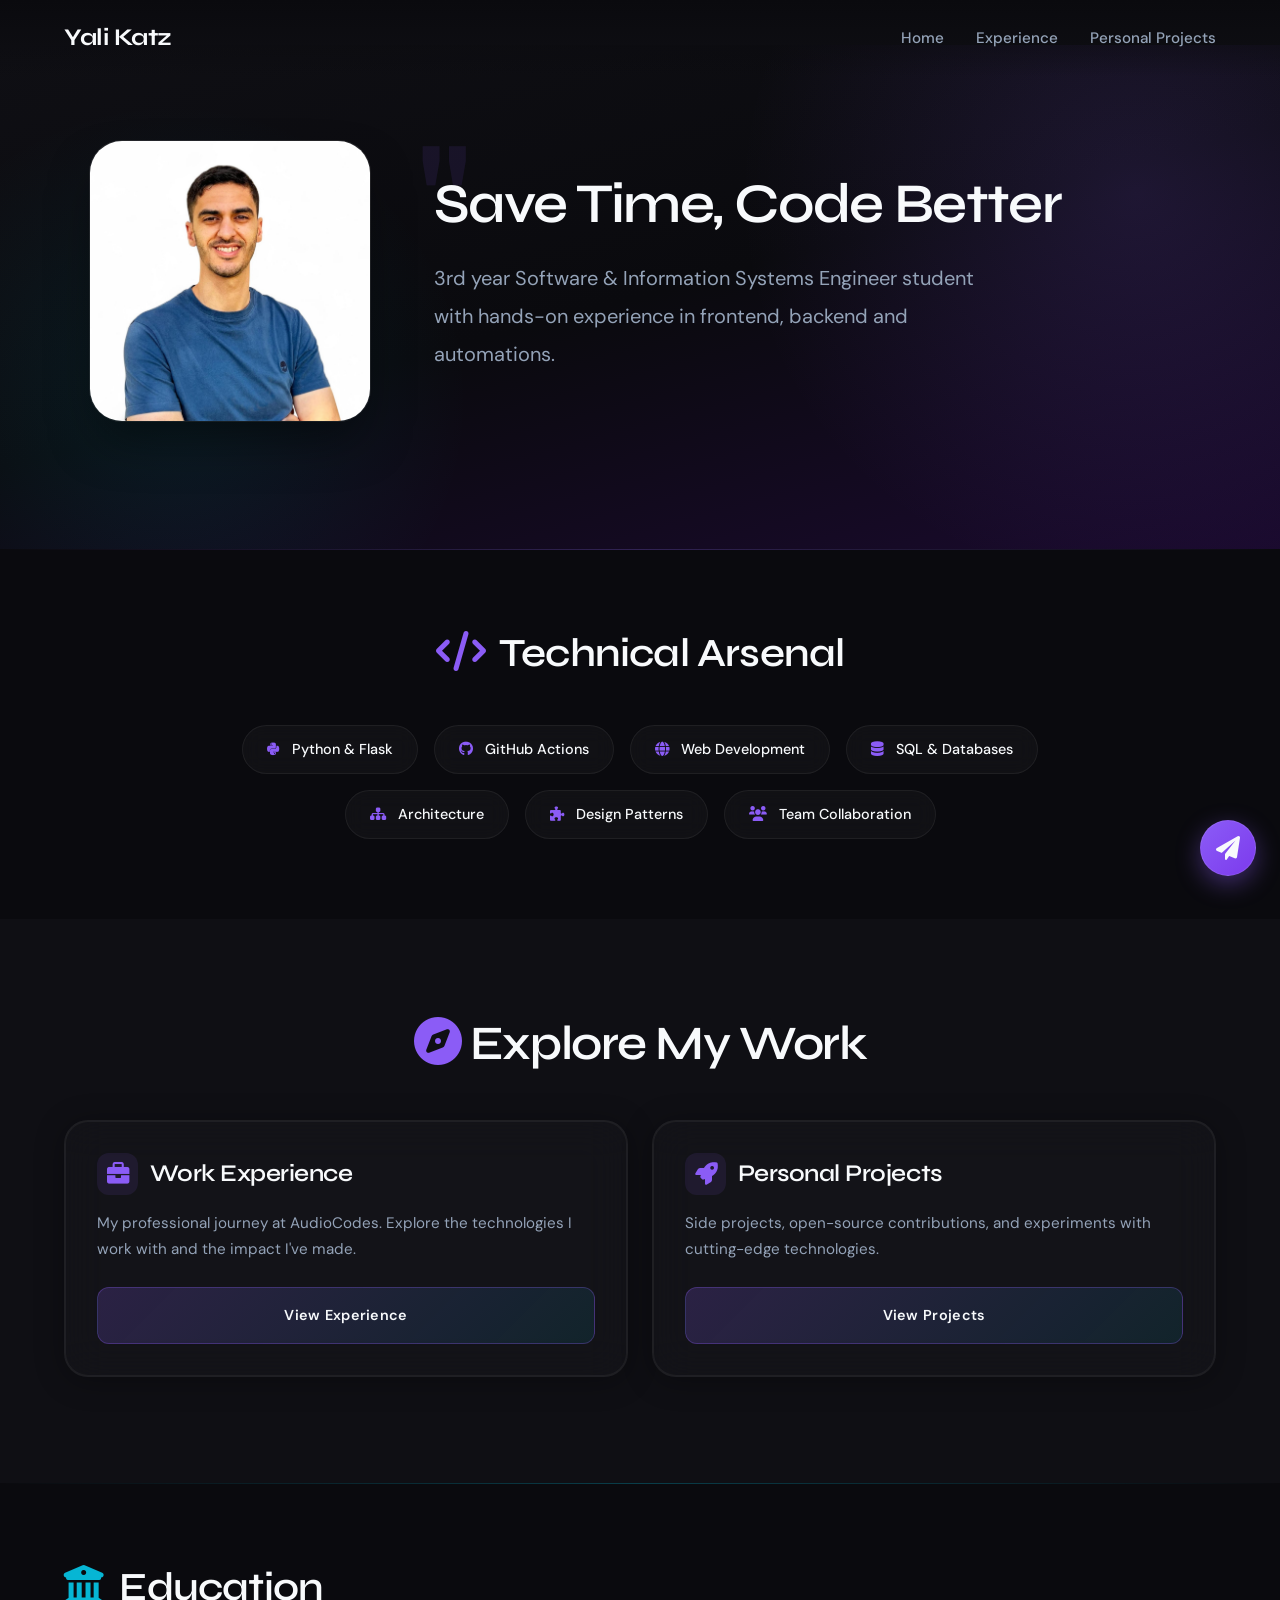
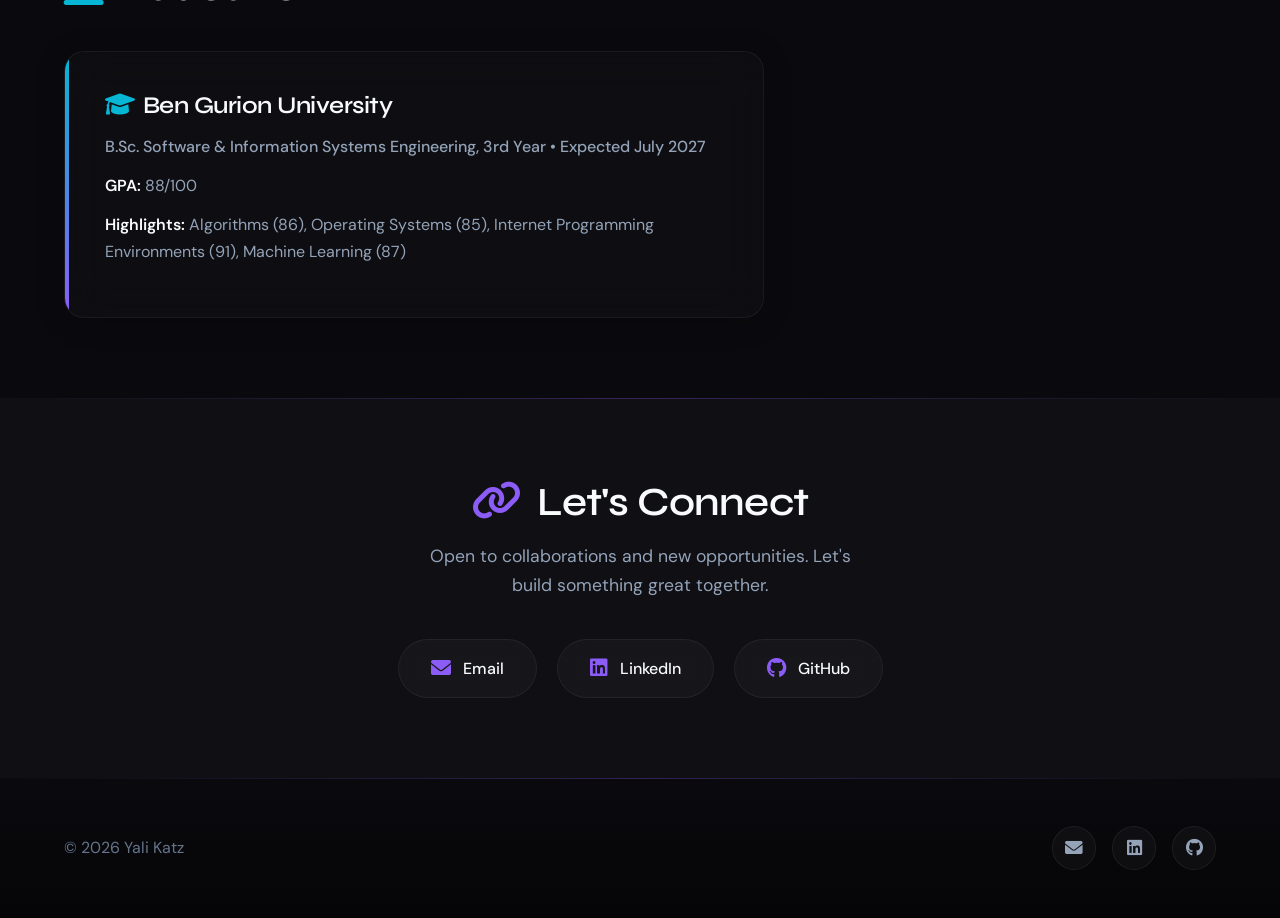
<file: index.html>
<!doctype html>
<html lang="en">
  <head>
    <meta charset="UTF-8" />
    <meta property="og:image:width" content="1200" />
    <meta property="og:image:height" content="630" />
    <meta name="viewport" content="width=device-width, initial-scale=1.0" />
    <meta name="theme-color" content="#0f0f14" />
    <meta
      name="description"
      content="Yali Katz's personal portfolio website showcasing skills, projects, and professional experience in software development."
    />
    <title>Yali Katz | Software & Information Systems Engineer</title>

    <!-- CSS -->
    <link rel="stylesheet" href="assets/css/main.css" />
    <link rel="stylesheet" href="assets/css/responsive.css" />
    <link rel="stylesheet" href="assets/css/home-styles.css" />

    <!-- Icons -->
    <link
      rel="stylesheet"
      href="https://cdnjs.cloudflare.com/ajax/libs/font-awesome/6.0.0-beta3/css/all.min.css"
    />

    <!-- Favicon -->
    <link rel="icon" href="assets/images/favicon.ico" type="image/x-icon" />

    <!-- Google Analytics -->
    <script
      async
      src="https://www.googletagmanager.com/gtag/js?id=G-34DFKV9RWM"
    ></script>
    <script>
      window.dataLayer = window.dataLayer || [];
      function gtag() {
        dataLayer.push(arguments);
      }
      gtag("js", new Date());
      gtag("config", "G-34DFKV9RWM");
    </script>
  </head>

  <body>
    <!-- Header -->
    <header>
      <div class="container header-container">
        <h1 class="site-title">Yali Katz</h1>

        <button
          class="menu-toggle"
          aria-expanded="false"
          aria-controls="main-nav"
        >
          <span class="visually-hidden">Toggle navigation</span>
          <i class="fas fa-bars"></i>
        </button>

        <nav class="nav-main collapsed" id="main-nav">
          <a href="javascript:void(0)" onclick="location.href = './index.html'"
            >Home</a
          >
          <a
            href="javascript:void(0)"
            onclick="location.href = './pages/work-experience/index.html'"
            >Experience</a
          >
          <a
            href="javascript:void(0)"
            onclick="location.href = './pages/projects/index.html'"
            >Personal Projects</a
          >
        </nav>
      </div>
    </header>

    <main>
      <section class="section profile-section">
        <div class="container">
          <div class="profile-content">
            <img
              src="assets/images/my_photo.jpeg"
              alt="Yali Katz"
              class="profile-photo animate-on-scroll"
            />

            <div class="profile-info">
              <h2 class="animate-on-scroll">Save Time, Code Better</h2>
              <p class="animate-on-scroll">
                3rd year Software & Information Systems Engineer student with
                hands-on experience in frontend, backend and automations.
              </p>
            </div>
          </div>
        </div>
      </section>

      <!-- Skills Section -->
      <section class="section skills-section">
        <div class="container">
          <h2 class="text-center animate-on-scroll">
            <i class="fas fa-code"></i> Technical Arsenal
          </h2>

          <ul class="skills-list animate-on-scroll">
            <li class="skill-tag">
              <i class="fab fa-python"></i> Python & Flask
            </li>
            <li class="skill-tag">
              <i class="fab fa-github"></i> GitHub Actions
            </li>
            <li class="skill-tag">
              <i class="fas fa-globe"></i> Web Development
            </li>
            <li class="skill-tag">
              <i class="fas fa-database"></i> SQL & Databases
            </li>
            <li class="skill-tag">
              <i class="fas fa-sitemap"></i> Architecture
            </li>
            <li class="skill-tag">
              <i class="fas fa-puzzle-piece"></i> Design Patterns
            </li>
            <li class="skill-tag">
              <i class="fas fa-users"></i> Team Collaboration
            </li>
          </ul>
        </div>
      </section>

      <!-- Main Navigation Cards -->
      <section class="section cards-section">
        <div class="container">
          <h2><i class="fas fa-compass"></i> Explore My Work</h2>

          <div class="card-container">
            <a
              href="javascript:void(0)"
              onclick="location.href = './pages/work-experience/index.html'"
              class="card animate-on-scroll"
            >
              <h3 class="card-title">
                <i class="fas fa-briefcase"></i> Work Experience
              </h3>
              <p class="card-content">
                My professional journey at AudioCodes. Explore the technologies
                I work with and the impact I've made.
              </p>
              <div class="card-action">
                <span class="btn"><span>View Experience</span></span>
              </div>
            </a>

            <a
              href="javascript:void(0)"
              onclick="location.href = './pages/projects/index.html'"
              class="card animate-on-scroll"
            >
              <h3 class="card-title">
                <i class="fas fa-rocket"></i> Personal Projects
              </h3>
              <p class="card-content">
                Side projects, open-source contributions, and experiments with
                cutting-edge technologies.
              </p>
              <div class="card-action">
                <span class="btn"><span>View Projects</span></span>
              </div>
            </a>
          </div>
        </div>
      </section>

      <!-- Education Section -->
      <section class="section education-section">
        <div class="container">
          <h2 class="animate-on-scroll">
            <i class="fas fa-university"></i> Education
          </h2>

          <div class="education-item animate-on-scroll">
            <h3><i class="fas fa-graduation-cap"></i>Ben Gurion University</h3>
            <p class="education-meta">
              B.Sc. Software & Information Systems Engineering, 3rd Year •
              Expected July 2027
            </p>
            <p><strong>GPA:</strong> 88/100</p>
            <p>
              <strong>Highlights:</strong> Algorithms (86), Operating Systems
              (85), Internet Programming Environments (91), Machine Learning
              (87)
            </p>
          </div>
        </div>
      </section>

      <!-- Social Section -->
      <section class="section social-section">
        <div class="container">
          <h2 class="animate-on-scroll">
            <i class="fas fa-link"></i> Let's Connect
          </h2>
          <p class="animate-on-scroll">
            Open to collaborations and new opportunities. Let's build something
            great together.
          </p>

          <ul class="social-links animate-on-scroll">
            <li>
              <a
                href="mailto:yali4343@gmail.com"
                target="_blank"
                rel="noopener noreferrer"
              >
                <i class="fas fa-envelope"></i> Email
              </a>
            </li>
            <li>
              <a
                href="https://www.linkedin.com/in/yali-katz"
                target="_blank"
                rel="noopener"
              >
                <i class="fab fa-linkedin"></i> LinkedIn
              </a>
            </li>
            <li>
              <a
                href="https://github.com/yali4343"
                target="_blank"
                rel="noopener"
              >
                <i class="fab fa-github"></i> GitHub
              </a>
            </li>
          </ul>
        </div>
      </section>
    </main>

    <!-- Footer -->
    <footer>
      <div class="container">
        <div class="footer-content">
          <div class="footer-info">
            <p>&copy; <span id="current-year">2026</span> Yali Katz</p>
          </div>

          <div class="footer-links">
            <ul class="social-links-footer">
              <li>
                <a
                  href="mailto:yali4343@gmail.com"
                  target="_blank"
                  rel="noopener noreferrer"
                  aria-label="Email"
                >
                  <i class="fas fa-envelope"></i>
                </a>
              </li>
              <li>
                <a
                  href="https://www.linkedin.com/in/yali-katz"
                  target="_blank"
                  aria-label="LinkedIn"
                >
                  <i class="fab fa-linkedin"></i>
                </a>
              </li>
              <li>
                <a
                  href="https://github.com/yali4343"
                  target="_blank"
                  aria-label="GitHub"
                >
                  <i class="fab fa-github"></i>
                </a>
              </li>
            </ul>
          </div>
        </div>
      </div>
    </footer>

    <!-- Contact Floating Action Button -->
    <div class="contact-fab">
      <a
        href="mailto:yali4343@gmail.com"
        target="_blank"
        rel="noopener noreferrer"
        title="Contact Me"
      >
        <i class="fas fa-paper-plane"></i>
      </a>
    </div>

    <!-- JavaScript -->
    <script src="assets/js/main.js"></script>
  </body>
</html>
</file>
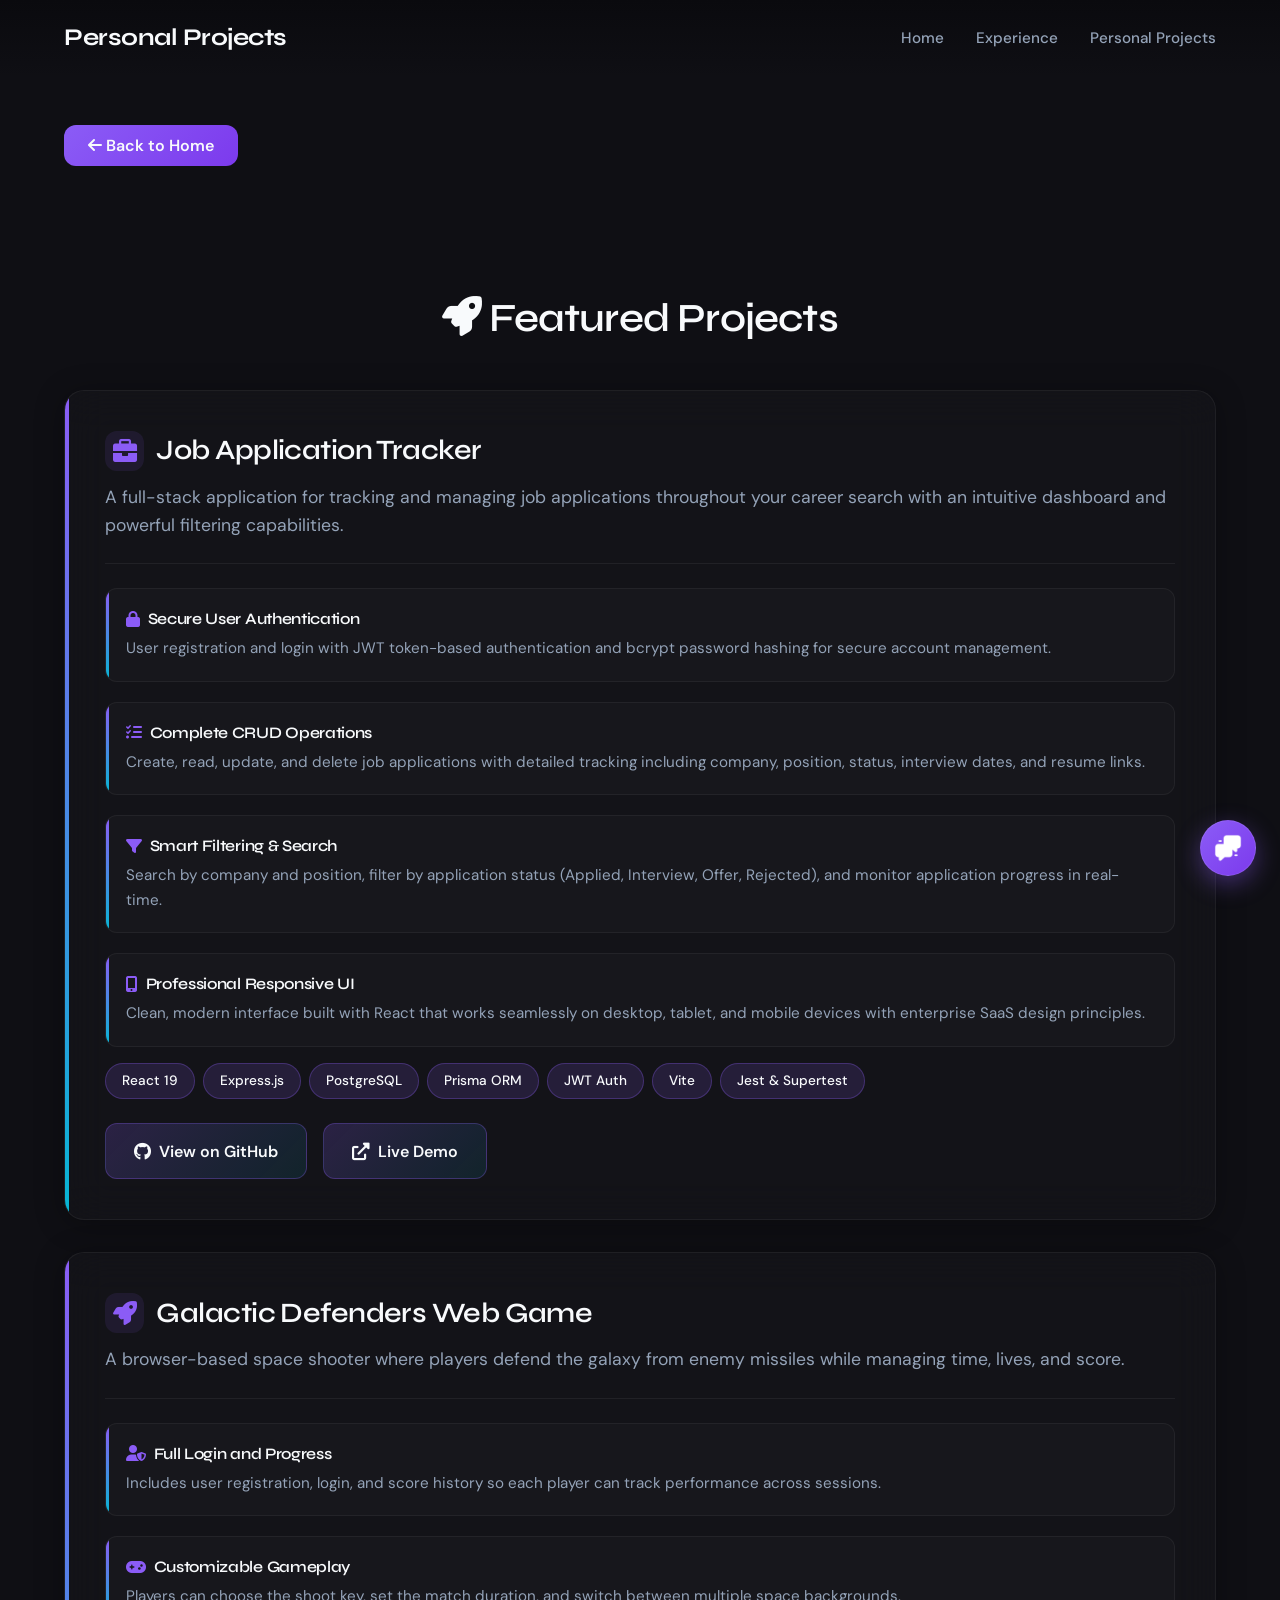
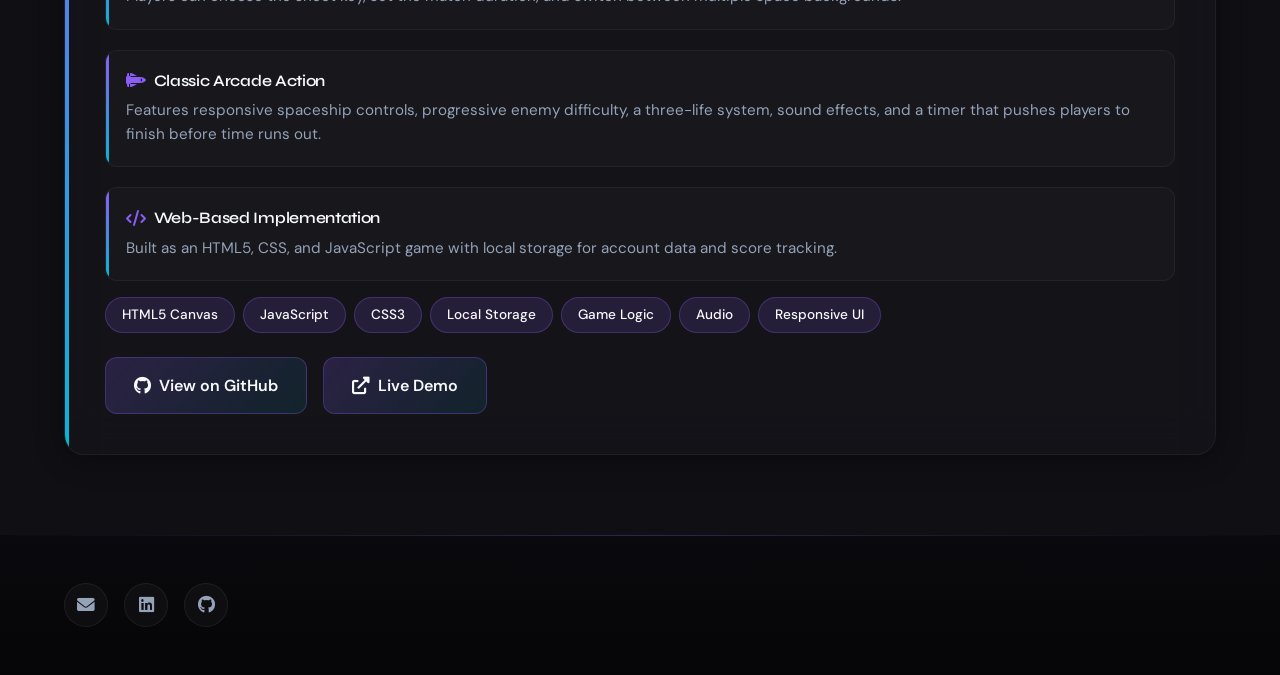
<file: pages/projects/index.html>
<!doctype html>
<html lang="en">
  <head>
    <meta charset="UTF-8" />
    <meta name="viewport" content="width=device-width, initial-scale=1.0" />
    <meta
      name="description"
      content="Yali Katz's Personal Projects in software development."
    />
    <title>Personal Projects | Yali Katz</title>

    <!-- CSS -->
    <link rel="stylesheet" href="../../assets/css/main.css" />
    <link rel="stylesheet" href="../../assets/css/responsive.css" />
    <link rel="stylesheet" href="./projects-styles.css" />

    <!-- Fonts -->
    <link rel="preconnect" href="https://fonts.googleapis.com" />
    <link rel="preconnect" href="https://fonts.gstatic.com" crossorigin />
    <link
      href="https://fonts.googleapis.com/css2?family=Syne:wght@400;500;600;700;800&family=DM+Sans:ital,opsz,wght@0,9..40,100..1000;1,9..40,100..1000&display=swap"
      rel="stylesheet"
    />

    <!-- Icons -->
    <link
      rel="stylesheet"
      href="https://cdnjs.cloudflare.com/ajax/libs/font-awesome/6.0.0-beta3/css/all.min.css"
    />

    <!-- Google Analytics -->
    <script
      async
      src="https://www.googletagmanager.com/gtag/js?id=G-34DFKV9RWM"
    ></script>
    <script>
      window.dataLayer = window.dataLayer || [];
      function gtag() {
        dataLayer.push(arguments);
      }
      gtag("js", new Date());
      gtag("config", "G-34DFKV9RWM");
    </script>
  </head>
  <body>
    <!-- Header -->
    <header>
      <div class="container header-container">
        <h1 class="site-title">Personal Projects</h1>

        <button
          class="menu-toggle"
          aria-expanded="false"
          aria-controls="main-nav"
        >
          <span class="visually-hidden">Toggle menu</span>
          <i class="fas fa-bars"></i>
        </button>

        <nav class="nav-main collapsed" id="main-nav">
          <a
            href="javascript:void(0)"
            onclick="location.href = '../../index.html'"
            >Home</a
          >
          <a
            href="javascript:void(0)"
            onclick="location.href = '../../pages/work-experience/index.html'"
            >Experience</a
          >
          <a
            href="javascript:void(0)"
            onclick="location.href = '../../pages/projects/index.html'"
            >Personal Projects</a
          >
        </nav>
      </div>
    </header>

    <main>
      <!-- Navigation Button -->
      <section class="section">
        <div class="container">
          <a
            href="javascript:void(0)"
            onclick="location.href = '../../index.html'"
            class="btn mb-lg"
          >
            <i class="fas fa-arrow-left"></i> Back to Home
          </a>
        </div>
      </section>

      <!-- Main Content -->
      <section class="section">
        <div class="container">
          <h2
            style="text-align: center; margin-bottom: 3rem; font-size: 2.5rem"
          >
            <i class="fas fa-rocket"></i> Featured Projects
          </h2>

          <!-- Job Application Tracker -->
          <div class="project-card">
            <div class="project-header">
              <h3 class="project-title">
                <i class="fas fa-briefcase"></i> Job Application Tracker
              </h3>
              <p class="project-subtitle">
                A full-stack application for tracking and managing job
                applications throughout your career search with an intuitive
                dashboard and powerful filtering capabilities.
              </p>
            </div>

            <div class="features-grid">
              <div class="feature-item">
                <h4><i class="fas fa-lock"></i> Secure User Authentication</h4>
                <p>
                  User registration and login with JWT token-based
                  authentication and bcrypt password hashing for secure account
                  management.
                </p>
              </div>

              <div class="feature-item">
                <h4><i class="fas fa-tasks"></i> Complete CRUD Operations</h4>
                <p>
                  Create, read, update, and delete job applications with
                  detailed tracking including company, position, status,
                  interview dates, and resume links.
                </p>
              </div>

              <div class="feature-item">
                <h4><i class="fas fa-filter"></i> Smart Filtering & Search</h4>
                <p>
                  Search by company and position, filter by application status
                  (Applied, Interview, Offer, Rejected), and monitor application
                  progress in real-time.
                </p>
              </div>

              <div class="feature-item">
                <h4>
                  <i class="fas fa-mobile-alt"></i> Professional Responsive UI
                </h4>
                <p>
                  Clean, modern interface built with React that works seamlessly
                  on desktop, tablet, and mobile devices with enterprise SaaS
                  design principles.
                </p>
              </div>
            </div>

            <div class="tech-stack">
              <span class="tech-badge">React 19</span>
              <span class="tech-badge">Express.js</span>
              <span class="tech-badge">PostgreSQL</span>
              <span class="tech-badge">Prisma ORM</span>
              <span class="tech-badge">JWT Auth</span>
              <span class="tech-badge">Vite</span>
              <span class="tech-badge">Jest & Supertest</span>
            </div>

            <div class="project-actions">
              <a
                href="https://github.com/yali4343/job-application-tracker"
                class="project-btn"
                target="_blank"
                rel="noopener"
              >
                <i class="fab fa-github"></i> View on GitHub
              </a>
              <a
                href="https://job-application-tracker-virid-delta.vercel.app/"
                class="project-btn"
                target="_blank"
                rel="noopener"
              >
                <i class="fas fa-external-link-alt"></i> Live Demo
              </a>
            </div>
          </div>

          <!-- Galactic Defenders Web Game -->
          <div class="project-card">
            <div class="project-header">
              <h3 class="project-title">
                <i class="fas fa-rocket"></i> Galactic Defenders Web Game
              </h3>
              <p class="project-subtitle">
                A browser-based space shooter where players defend the galaxy
                from enemy missiles while managing time, lives, and score.
              </p>
            </div>

            <div class="features-grid">
              <div class="feature-item">
                <h4>
                  <i class="fas fa-user-shield"></i> Full Login and Progress
                </h4>
                <p>
                  Includes user registration, login, and score history so each
                  player can track performance across sessions.
                </p>
              </div>

              <div class="feature-item">
                <h4><i class="fas fa-gamepad"></i> Customizable Gameplay</h4>
                <p>
                  Players can choose the shoot key, set the match duration, and
                  switch between multiple space backgrounds.
                </p>
              </div>

              <div class="feature-item">
                <h4>
                  <i class="fas fa-space-shuttle"></i> Classic Arcade Action
                </h4>
                <p>
                  Features responsive spaceship controls, progressive enemy
                  difficulty, a three-life system, sound effects, and a timer
                  that pushes players to finish before time runs out.
                </p>
              </div>

              <div class="feature-item">
                <h4><i class="fas fa-code"></i> Web-Based Implementation</h4>
                <p>
                  Built as an HTML5, CSS, and JavaScript game with local storage
                  for account data and score tracking.
                </p>
              </div>
            </div>

            <div class="tech-stack">
              <span class="tech-badge">HTML5 Canvas</span>
              <span class="tech-badge">JavaScript</span>
              <span class="tech-badge">CSS3</span>
              <span class="tech-badge">Local Storage</span>
              <span class="tech-badge">Game Logic</span>
              <span class="tech-badge">Audio</span>
              <span class="tech-badge">Responsive UI</span>
            </div>

            <div class="project-actions">
              <a
                href="https://github.com/yali4343/Galactic-Defenders-Web-Game"
                class="project-btn"
                target="_blank"
                rel="noopener"
              >
                <i class="fab fa-github"></i> View on GitHub
              </a>
              <a
                href="https://yali4343.github.io/Galactic-Defenders-Web-Game/"
                class="project-btn"
                target="_blank"
                rel="noopener"
              >
                <i class="fas fa-external-link-alt"></i> Live Demo
              </a>
            </div>
          </div>
        </div>
      </section>
    </main>

    <!-- Footer -->
    <footer>
      <div class="container">
        <div class="footer-content">
          <div class="footer-links">
            <ul class="social-links-footer">
              <li>
                <a href="mailto:yali4343@gmail.com" aria-label="Email">
                  <i class="fas fa-envelope"></i>
                </a>
              </li>
              <li>
                <a
                  href="https://https://www.linkedin.com/in/yali-katz/"
                  target="_blank"
                  aria-label="LinkedIn"
                >
                  <i class="fab fa-linkedin"></i>
                </a>
              </li>
              <li>
                <a
                  href="https://github.com/yali4343"
                  target="_blank"
                  aria-label="GitHub"
                >
                  <i class="fab fa-github"></i>
                </a>
              </li>
            </ul>
          </div>
        </div>
      </div>
    </footer>

    <!-- Contact Floating Action Button -->
    <div class="contact-fab">
      <a href="mailto:yali4343@gmail.com" title="Contact Me">
        <img src="../../assets/images/chat.png" alt="Contact Me" />
      </a>
    </div>

    <!-- JavaScript -->
    <script src="../../assets/js/main.js"></script>
    <script>
      // Update the current year
      document.getElementById("current-year").textContent =
        new Date().getFullYear();
    </script>
  </body>
</html>
</file>
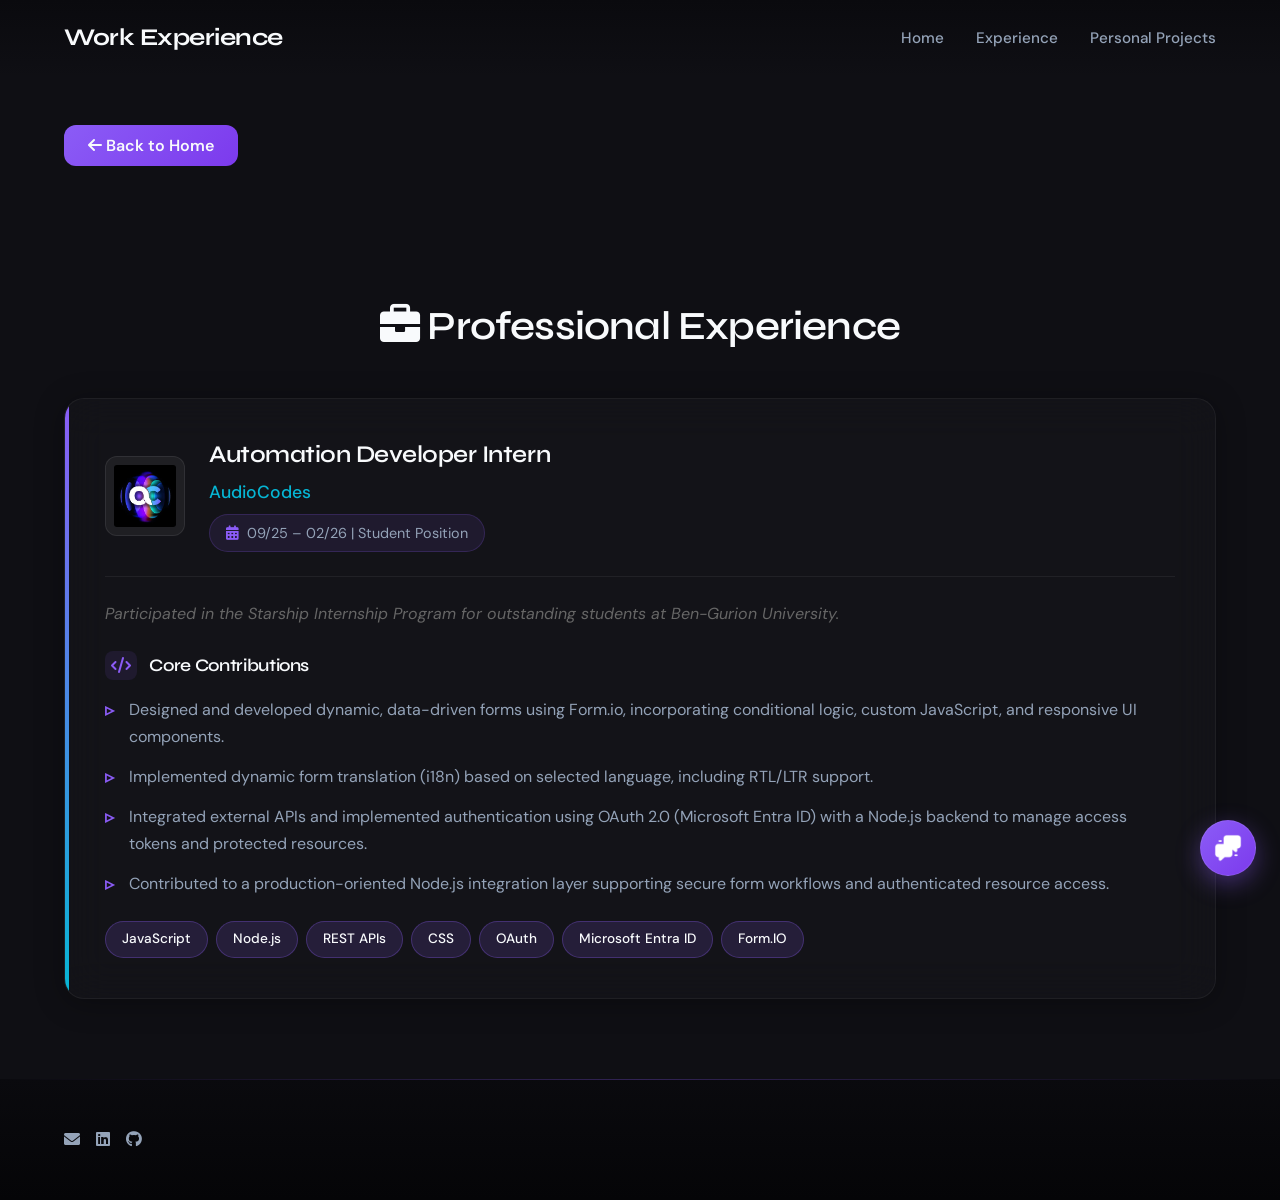
<file: pages/work-experience/index.html>
<!doctype html>
<html lang="en">
  <head>
    <meta charset="UTF-8" />
    <meta name="viewport" content="width=device-width, initial-scale=1.0" />
    <meta
      name="description"
      content="Yali Katz's professional work experience - AudioCodes internship"
    />
    <meta property="og:image:width" content="1200" />
    <meta property="og:image:height" content="630" />
    <title>Work Experience | Yali Katz</title>

    <!-- CSS -->
    <link rel="stylesheet" href="../../assets/css/main.css" />
    <link rel="stylesheet" href="../../assets/css/responsive.css" />
    <link rel="stylesheet" href="./experience-styles.css" />

    <!-- Fonts -->
    <link rel="preconnect" href="https://fonts.googleapis.com" />
    <link rel="preconnect" href="https://fonts.gstatic.com" crossorigin />
    <link
      href="https://fonts.googleapis.com/css2?family=Syne:wght@400;500;600;700;800&family=DM+Sans:ital,opsz,wght@0,9..40,100..1000;1,9..40,100..1000&display=swap"
      rel="stylesheet"
    />

    <!-- Icons -->
    <link
      rel="stylesheet"
      href="https://cdnjs.cloudflare.com/ajax/libs/font-awesome/6.0.0-beta3/css/all.min.css"
    />

    <!-- Google Analytics -->
    <script
      async
      src="https://www.googletagmanager.com/gtag/js?id=G-34DFKV9RWM"
    ></script>
    <script>
      window.dataLayer = window.dataLayer || [];
      function gtag() {
        dataLayer.push(arguments);
      }
      gtag("js", new Date());
      gtag("config", "G-34DFKV9RWM");
    </script>
  </head>
  <body>
    <!-- Header -->
    <header>
      <div class="container header-container">
        <h1 class="site-title">Work Experience</h1>

        <button
          class="menu-toggle"
          aria-expanded="false"
          aria-controls="main-nav"
        >
          <span class="visually-hidden">Toggle menu</span>
          <i class="fas fa-bars"></i>
        </button>

        <nav class="nav-main collapsed" id="main-nav">
          <a
            href="javascript:void(0)"
            onclick="location.href = '../../index.html'"
            >Home</a
          >
          <a
            href="javascript:void(0)"
            onclick="location.href = '../../pages/work-experience/index.html'"
            class="active"
            >Experience</a
          >
          <a
            href="javascript:void(0)"
            onclick="location.href = '../../pages/projects/index.html'"
            >Personal Projects</a
          >
        </nav>
      </div>
    </header>

    <main>
      <!-- Navigation Button -->
      <section class="section">
        <div class="container">
          <a
            href="javascript:void(0)"
            onclick="location.href = '../../index.html'"
            class="btn mb-lg"
          >
            <i class="fas fa-arrow-left"></i> Back to Home
          </a>
        </div>
      </section>

      <!-- Main Content -->
      <section class="section">
        <div class="container">
          <h2
            style="text-align: center; margin-bottom: 3rem; font-size: 2.5rem"
          >
            <i class="fas fa-briefcase"></i> Professional Experience
          </h2>

          <div class="experience-card">
            <div class="experience-header">
              <img
                src="../../assets/images/AudioCodes_logo.jpeg"
                alt="AudioCodes Logo"
                class="company-logo"
              />
              <div class="experience-title-section">
                <h3 class="experience-role">Automation Developer Intern</h3>
                <p class="experience-company">AudioCodes</p>
                <span class="experience-duration">
                  <i class="fas fa-calendar-alt"></i> 09/25 – 02/26 | Student
                  Position
                </span>
              </div>
            </div>

            <p style="font-style: italic; color: #666; margin-bottom: 1.5rem">
              Participated in the Starship Internship Program for outstanding
              students at Ben-Gurion University.
            </p>

            <div class="experience-section">
              <h4 class="section-title">
                <i class="fas fa-code"></i> Core Contributions
              </h4>
              <ul class="experience-list">
                <li>
                  Designed and developed dynamic, data-driven forms using
                  Form.io, incorporating conditional logic, custom JavaScript,
                  and responsive UI components.
                </li>
                <li>
                  Implemented dynamic form translation (i18n) based on selected
                  language, including RTL/LTR support.
                </li>
                <li>
                  Integrated external APIs and implemented authentication using
                  OAuth 2.0 (Microsoft Entra ID) with a Node.js backend to
                  manage access tokens and protected resources.
                </li>
                <li>
                  Contributed to a production-oriented Node.js integration layer
                  supporting secure form workflows and authenticated resource
                  access.
                </li>
              </ul>
            </div>

            <div class="tech-stack">
              <span class="tech-badge">JavaScript</span>
              <span class="tech-badge">Node.js</span>
              <span class="tech-badge">REST APIs</span>
              <span class="tech-badge">CSS</span>
              <span class="tech-badge">OAuth</span>
              <span class="tech-badge">Microsoft Entra ID</span>
              <span class="tech-badge">Form.IO</span>
            </div>
          </div>
        </div>
      </section>
    </main>

    <!-- Footer -->
    <footer>
      <div class="container">
        <div class="footer-content">
          <div class="footer-links">
            <ul class="social-links">
              <li>
                <a href="mailto:yali4343@gmail.com" aria-label="Email">
                  <i class="fas fa-envelope"></i>
                </a>
              </li>
              <li>
                <a
                  href="https://www.linkedin.com/in/yali-katz"
                  target="_blank"
                  aria-label="LinkedIn"
                >
                  <i class="fab fa-linkedin"></i>
                </a>
              </li>
              <li>
                <a
                  href="https://github.com/yali4343"
                  target="_blank"
                  aria-label="GitHub"
                >
                  <i class="fab fa-github"></i>
                </a>
              </li>
            </ul>
          </div>
        </div>
      </div>
    </footer>

    <!-- Contact Floating Action Button -->
    <div class="contact-fab">
      <a href="mailto:yali4343@gmail.com" title="Contact Me">
        <img src="../../assets/images/chat.png" alt="Contact Me" />
      </a>
    </div>

    <!-- JavaScript -->
    <script src="../../assets/js/main.js"></script>
    <script>
      // Update the current year
      document.getElementById("current-year").textContent =
        new Date().getFullYear();
    </script>
  </body>
</html>
</file>
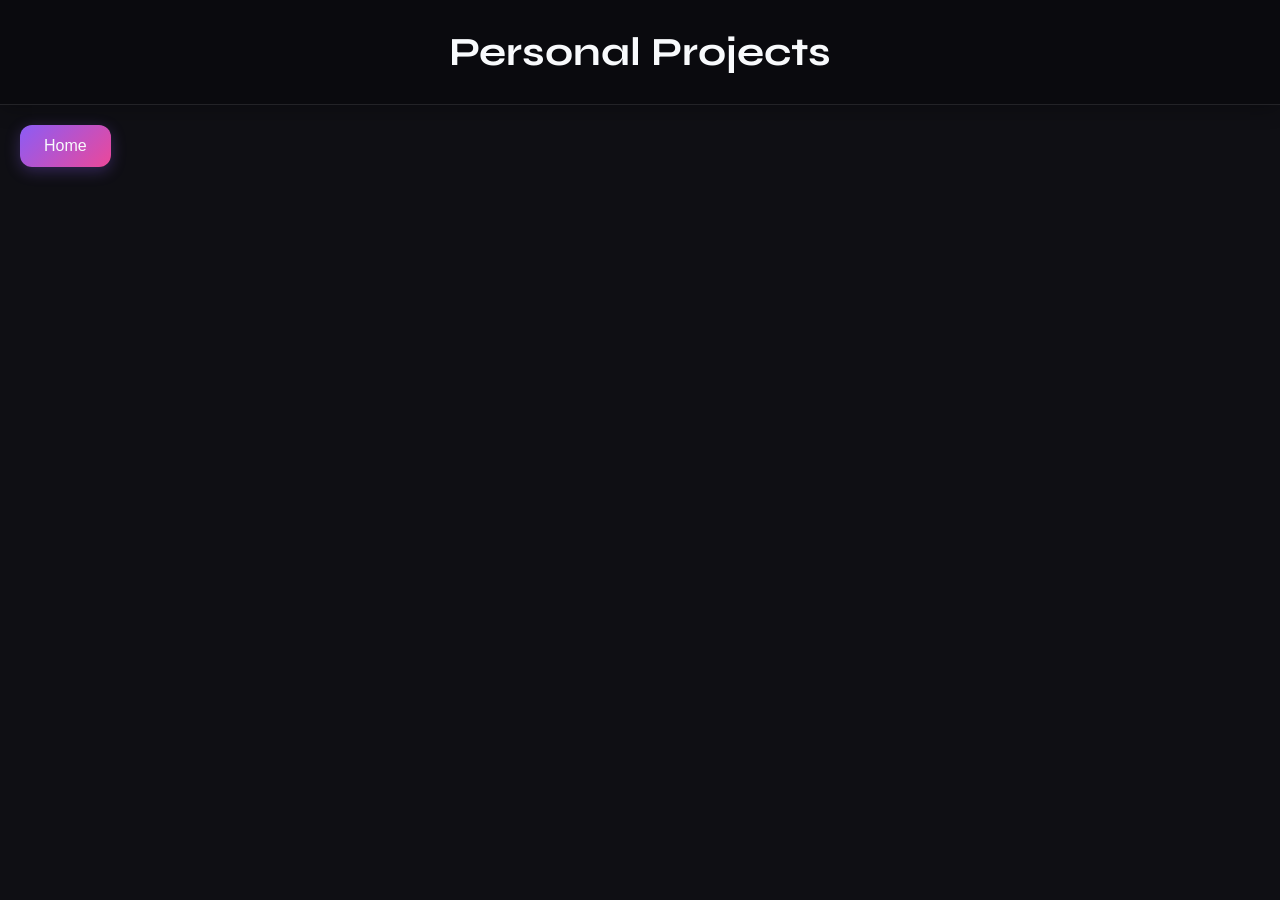
<file: Personal-Projects/personal-projects.html>
<!doctype html>
<html lang="en">
  <head>
    <meta charset="UTF-8" />
    <meta name="viewport" content="width=device-width, initial-scale=1.0" />
    <title>Personal Projects</title>
    <link rel="stylesheet" href="../styles.css" />
    <link rel="preconnect" href="https://fonts.googleapis.com" />
    <link rel="preconnect" href="https://fonts.gstatic.com" crossorigin />
    <link
      href="https://fonts.googleapis.com/css2?family=Syne:wght@400;500;600;700;800&family=DM+Sans:ital,opsz,wght@0,9..40,100..1000;1,9..40,100..1000&display=swap"
      rel="stylesheet"
    />
    <script
      async
      src="https://www.googletagmanager.com/gtag/js?id=G-34DFKV9RWM"
    ></script>
    <script>
      window.dataLayer = window.dataLayer || [];
      function gtag() {
        dataLayer.push(arguments);
      }
      gtag("js", new Date());

      gtag("config", "G-34DFKV9RWM");
    </script>
  </head>
  <body>
    <header>
      <h1>Personal Projects</h1>
    </header>
    <button class="home-button" onclick="location.href = '../index.html'">
      Home
    </button>
  </body>
</html>
</file>
<file: assets/css/main.css>
/* 
 * Main CSS file for Yali Katz's Portfolio
 * Editorial Dark Theme - Sophisticated, magazine-inspired design
 */

/* Import distinctive fonts */
@import url("https://fonts.googleapis.com/css2?family=Syne:wght@400;500;600;700;800&family=DM+Sans:ital,opsz,wght@0,9..40,100..1000;1,9..40,100..1000&display=swap");

:root {
  /* Dark Theme Color Palette */
  --bg-dark: #0f0f14;
  --bg-darker: #0a0a0e;
  --bg-card: rgba(255, 255, 255, 0.02);
  --bg-elevated: rgba(255, 255, 255, 0.04);

  /* Accent Colors */
  --accent-primary: #8b5cf6;
  --accent-secondary: #06b6d4;
  --accent-pink: #ec4899;
  --accent-orange: #fb923c;

  /* Text Colors */
  --text-light: #f8fafc;
  --text-muted: #94a3b8;
  --text-dim: #64748b;

  /* Legacy color mappings for compatibility */
  --primary-color: var(--accent-primary);
  --primary-dark: #7c3aed;
  --primary-light: #a78bfa;
  --secondary-color: var(--bg-darker);
  --text-color: var(--text-light);
  --light-text: var(--text-light);
  --link-color: var(--accent-secondary);
  --link-hover: #22d3ee;
  --link-hover-color: #22d3ee;
  --success-color: #10b981;
  --warning-color: #f59e0b;
  --error-color: #ef4444;
  --border-color: rgba(255, 255, 255, 0.1);

  /* Card and component backgrounds */
  --card-bg: rgba(255, 255, 255, 0.03);
  --card-bg-hover: rgba(255, 255, 255, 0.06);
  --bg-secondary: rgba(255, 255, 255, 0.02);
  --heading-color: var(--text-light);
  --accent-color: var(--accent-primary);

  /* Typography */
  --font-display: "Syne", sans-serif;
  --font-main: "DM Sans", sans-serif;
  --font-heading: "Syne", sans-serif;
  --font-code: "JetBrains Mono", "Fira Code", monospace;

  /* Spacing */
  --spacing-xs: 0.25rem;
  --spacing-sm: 0.5rem;
  --spacing-md: 1rem;
  --spacing-lg: 1.5rem;
  --spacing-xl: 2rem;
  --spacing-xxl: 3rem;

  /* Border Radius */
  --border-radius-sm: 6px;
  --border-radius-md: 12px;
  --border-radius-lg: 20px;
  --border-radius-xl: 28px;

  /* Shadows - deeper for dark theme */
  --shadow-sm: 0 2px 8px rgba(0, 0, 0, 0.3);
  --shadow-md: 0 8px 24px rgba(0, 0, 0, 0.4);
  --shadow-lg: 0 16px 48px rgba(0, 0, 0, 0.5);
  --shadow-glow: 0 0 40px rgba(139, 92, 246, 0.15);

  /* Transitions */
  --transition-fast: 0.2s cubic-bezier(0.4, 0, 0.2, 1);
  --transition-normal: 0.3s cubic-bezier(0.4, 0, 0.2, 1);
  --transition-slow: 0.5s cubic-bezier(0.4, 0, 0.2, 1);

  /* Container Widths */
  --container-sm: 540px;
  --container-md: 720px;
  --container-lg: 1000px;
  --container-xl: 1200px;
}

/* Reset & Base Styles */
* {
  margin: 0;
  padding: 0;
  box-sizing: border-box;
}

html {
  font-size: 16px;
  scroll-behavior: smooth;
}

body {
  font-family: var(--font-main);
  color: var(--text-light);
  line-height: 1.6;
  background-color: var(--bg-dark);
  -webkit-font-smoothing: antialiased;
  -moz-osx-font-smoothing: grayscale;
}

a {
  color: var(--accent-secondary);
  text-decoration: none;
  transition: color var(--transition-normal);
}

a:hover {
  color: var(--link-hover);
  text-decoration: none;
}

img {
  max-width: 100%;
  height: auto;
}

/* Container & Layout */
.container {
  width: 100%;
  max-width: var(--container-lg);
  margin: 0 auto;
  padding: 0 var(--spacing-lg);
}

.section {
  padding: var(--spacing-xxl) 0;
}

/* Grid System */
.grid {
  display: grid;
  grid-gap: var(--spacing-md);
}

.grid-2 {
  grid-template-columns: repeat(2, 1fr);
}

.grid-3 {
  grid-template-columns: repeat(3, 1fr);
}

.grid-4 {
  grid-template-columns: repeat(4, 1fr);
}

/* Typography */
h1,
h2,
h3,
h4,
h5,
h6 {
  font-family: var(--font-heading);
  font-weight: 600;
  line-height: 1.2;
  margin-bottom: var(--spacing-md);
  color: var(--text-light);
  letter-spacing: -0.02em;
}

h1 {
  font-size: 3rem;
  letter-spacing: -0.03em;
}

h2 {
  font-size: 2.25rem;
}

h3 {
  font-size: 1.5rem;
}

p {
  margin-bottom: var(--spacing-md);
  color: var(--text-muted);
}

/* Header & Navigation */
header {
  background: linear-gradient(180deg, var(--bg-darker) 0%, transparent 100%);
  color: var(--text-light);
  padding: var(--spacing-lg) 0;
  position: relative;
  z-index: 100;
}

.header-container {
  display: flex;
  justify-content: space-between;
  align-items: center;
}

.site-title {
  font-family: var(--font-display);
  font-size: 1.5rem;
  font-weight: 700;
  margin: 0;
  letter-spacing: -0.02em;
  color: var(--text-light);
}

.site-title a {
  color: var(--text-light);
  text-decoration: none;
}

.nav-main {
  display: flex;
  gap: var(--spacing-xl);
}

.nav-main a {
  color: var(--text-muted);
  text-decoration: none;
  font-weight: 500;
  font-size: 0.95rem;
  transition: color var(--transition-normal);
  position: relative;
}

.nav-main a::after {
  content: "";
  position: absolute;
  bottom: -4px;
  left: 0;
  width: 0;
  height: 2px;
  background: linear-gradient(
    90deg,
    var(--accent-primary),
    var(--accent-secondary)
  );
  transition: width var(--transition-normal);
}

.nav-main a:hover {
  color: var(--text-light);
  text-decoration: none;
}

.nav-main a:hover::after {
  width: 100%;
}

/* Mobile menu toggle */
.menu-toggle {
  display: none;
  background: none;
  border: none;
  color: var(--text-light);
  font-size: 1.5rem;
  cursor: pointer;
  padding: 0.5rem;
  border-radius: var(--border-radius-sm);
  transition: background-color var(--transition-fast);
}

.menu-toggle:hover {
  background-color: var(--bg-elevated);
}

/* Cards */
.card {
  background: var(--bg-card);
  backdrop-filter: blur(20px);
  -webkit-backdrop-filter: blur(20px);
  border-radius: var(--border-radius-lg);
  box-shadow: var(--shadow-md);
  padding: var(--spacing-xl);
  transition:
    transform var(--transition-normal),
    box-shadow var(--transition-normal);
  margin-bottom: 10px;
  border: 1px solid rgba(255, 255, 255, 0.05);
}

.card:hover {
  transform: translateY(-6px);
  box-shadow: var(--shadow-lg), var(--shadow-glow);
}

.card-title {
  font-size: 1.3rem;
  margin-bottom: var(--spacing-md);
  color: var(--text-light);
}

.card-content {
  margin-bottom: var(--spacing-md);
  color: var(--text-muted);
}

.experience-list {
  margin-left: 20px;
  color: var(--text-muted);
}

/* Buttons */
.btn {
  display: inline-block;
  padding: var(--spacing-sm) var(--spacing-lg);
  background: linear-gradient(
    135deg,
    var(--accent-primary),
    var(--primary-dark)
  );
  color: var(--text-light);
  border: none;
  border-radius: var(--border-radius-md);
  font-weight: 600;
  font-family: var(--font-main);
  cursor: pointer;
  transition: all var(--transition-normal);
  text-align: center;
  position: relative;
  overflow: hidden;
}

.btn::before {
  content: "";
  position: absolute;
  inset: 0;
  background: linear-gradient(
    135deg,
    var(--accent-secondary),
    var(--accent-primary)
  );
  opacity: 0;
  transition: opacity var(--transition-normal);
  z-index: -1;
}

.btn:hover {
  transform: translateY(-2px);
  box-shadow: 0 8px 25px rgba(139, 92, 246, 0.3);
  text-decoration: none;
  color: var(--text-light);
}

.btn:hover::before {
  opacity: 1;
}

/* Ensure ALL button content stays above the ::before overlay */
.btn span,
.btn i,
.btn svg {
  position: relative;
  z-index: 1;
}

/* For buttons without wrapper elements - use isolation */
.btn {
  isolation: isolate;
}

.btn::after {
  content: "";
  position: absolute;
  inset: 0;
  z-index: 0;
}

.btn-secondary {
  background: transparent;
  border: 1px solid var(--accent-primary);
  color: var(--accent-primary);
}

.btn-secondary::before {
  background: var(--accent-primary);
}

.btn-secondary:hover {
  color: var(--text-light);
  border-color: transparent;
}

/* Footer */
footer {
  background: linear-gradient(180deg, var(--bg-darker), #050507);
  color: var(--text-muted);
  padding: var(--spacing-xxl) 0;
  margin-top: 0;
  position: relative;
}

footer::before {
  content: "";
  position: absolute;
  top: 0;
  left: 0;
  right: 0;
  height: 1px;
  background: linear-gradient(
    90deg,
    transparent,
    rgba(139, 92, 246, 0.3),
    transparent
  );
}

.footer-content {
  color: var(--text-muted);
  display: flex;
  justify-content: space-between;
  align-items: center;
  flex-wrap: wrap;
}

.footer-info p {
  color: var(--text-dim);
  margin: 0;
}

.footer-links {
  display: flex;
  gap: var(--spacing-md);
}

.footer-links a {
  color: var(--text-muted);
  transition: color var(--transition-normal);
}

.footer-links a:hover {
  color: var(--accent-primary);
  text-decoration: none;
}

.social-links {
  display: flex;
  gap: var(--spacing-md);
  list-style: none;
}

.social-links-footer {
  display: flex;
  gap: var(--spacing-lg);
  list-style: none;
}

.social-links-footer li a {
  display: flex;
  align-items: center;
  justify-content: center;
  width: 44px;
  height: 44px;
  background: rgba(255, 255, 255, 0.03);
  border: 1px solid rgba(255, 255, 255, 0.06);
  border-radius: 50%;
  color: var(--text-muted);
  font-size: 1.1rem;
  transition: all var(--transition-normal);
}

.social-links-footer li a:hover {
  background: linear-gradient(
    135deg,
    rgba(139, 92, 246, 0.2),
    rgba(6, 182, 212, 0.1)
  );
  border-color: var(--accent-primary);
  color: var(--accent-primary);
  transform: translateY(-3px);
}

.site-metrics {
  margin-top: var(--spacing-xl);
  text-align: center;
  opacity: 0.6;
}

.social-links-footer {
  display: flex;
  gap: var(--spacing-md);
  list-style: none;
}

/* Note: Additional .social-links item styles are in home-styles.css for homepage */
/* Note: .profile-section, .profile-photo, .profile-content moved to home-styles.css */
/* Note: .skills-list and .skill-tag styles moved to home-styles.css for homepage */

/* Note: .skill-tag styles moved to home-styles.css for homepage */

/* Note: Education styles moved to home-styles.css for homepage */

/* Contact FAB */
.contact-fab {
  position: fixed;
  bottom: 24px;
  right: 24px;
  width: 56px;
  height: 56px;
  border-radius: 50%;
  background: linear-gradient(
    135deg,
    var(--accent-primary),
    var(--primary-dark)
  );
  display: flex;
  justify-content: center;
  align-items: center;
  box-shadow: 0 8px 24px rgba(139, 92, 246, 0.4);
  z-index: 998;
  transition: all var(--transition-normal);
  border: 1px solid rgba(255, 255, 255, 0.1);
}

.contact-fab:hover {
  transform: scale(1.1) translateY(-2px);
  box-shadow: 0 12px 32px rgba(139, 92, 246, 0.5);
}

.contact-fab a {
  display: flex;
  justify-content: center;
  align-items: center;
  width: 100%;
  height: 100%;
  color: var(--text-light);
  font-size: 1.5rem;
}

.contact-fab a img {
  width: 28px;
  height: 28px;
  filter: brightness(0) invert(1);
}

/* ============================================
   WhatsApp Floating Action Button (FAB)
   ============================================ */
.whatsapp-fab {
  position: fixed;
  bottom: 95px;
  right: 30px;
  width: 60px;
  height: 60px;
  background: linear-gradient(135deg, #25d366 0%, #128c7e 100%);
  border-radius: 50%;
  display: flex;
  align-items: center;
  justify-content: center;
  box-shadow: 0 4px 12px rgba(37, 211, 102, 0.4);
  z-index: 999;
  cursor: pointer;
  transition: all 0.3s ease;
  animation: pulse 2s infinite;
}

.whatsapp-fab:hover {
  transform: scale(1.1);
  box-shadow: 0 6px 20px rgba(37, 211, 102, 0.6);
}

.whatsapp-fab i {
  font-size: 32px;
  color: white;
}

.whatsapp-fab .tooltip {
  position: absolute;
  right: 75px;
  background-color: #128c7e;
  color: white;
  padding: 8px 16px;
  border-radius: 8px;
  white-space: nowrap;
  font-size: 14px;
  opacity: 0;
  visibility: hidden;
  transition: all 0.3s ease;
  box-shadow: 0 2px 8px rgba(0, 0, 0, 0.2);
}

.whatsapp-fab .tooltip::after {
  content: "";
  position: absolute;
  top: 50%;
  left: 100%;
  margin-top: -5px;
  border-width: 5px;
  border-style: solid;
  border-color: transparent transparent transparent #128c7e;
}

.whatsapp-fab:hover .tooltip {
  opacity: 1;
  visibility: visible;
}

@keyframes pulse {
  0% {
    box-shadow: 0 4px 12px rgba(37, 211, 102, 0.4);
  }
  50% {
    box-shadow:
      0 4px 12px rgba(37, 211, 102, 0.8),
      0 0 0 10px rgba(37, 211, 102, 0);
  }
  100% {
    box-shadow: 0 4px 12px rgba(37, 211, 102, 0.4);
  }
}

/* RTL Support for WhatsApp Button */
[dir="rtl"] .whatsapp-fab {
  right: auto;
  left: 30px;
}

[dir="rtl"] .whatsapp-fab .tooltip {
  right: auto;
  left: 75px;
}

[dir="rtl"] .whatsapp-fab .tooltip::after {
  left: auto;
  right: 100%;
  border-color: transparent #128c7e transparent transparent;
}

/* ============================================
   Popup Ad Overlay
   ============================================ */
.popup-overlay {
  position: fixed;
  top: 0;
  left: 0;
  width: 100%;
  height: 100%;
  background-color: rgba(0, 0, 0, 0.6);
  backdrop-filter: blur(4px);
  display: flex;
  align-items: center;
  justify-content: center;
  z-index: 9999;
  opacity: 0;
  visibility: hidden;
  transition: all 0.3s ease;
}

.popup-overlay.show {
  opacity: 1;
  visibility: visible;
}

.popup-content {
  background: white;
  border-radius: 16px;
  padding: 32px;
  max-width: 500px;
  width: 90%;
  box-shadow: 0 10px 40px rgba(0, 0, 0, 0.3);
  position: relative;
  transform: scale(0.9);
  transition: transform 0.3s ease;
  text-align: center;
  direction: rtl;
}

.popup-overlay.show .popup-content {
  transform: scale(1);
}

.popup-close {
  position: absolute;
  top: 12px;
  right: 12px;
  background: transparent;
  border: none;
  font-size: 28px;
  color: #999;
  cursor: pointer;
  width: 32px;
  height: 32px;
  display: flex;
  align-items: center;
  justify-content: center;
  transition: color 0.2s ease;
  padding: 0;
  line-height: 1;
}

.popup-close:hover {
  color: #333;
}

.popup-content h2 {
  color: #128c7e;
  margin-bottom: 16px;
  font-size: 28px;
}

.popup-content p {
  color: #333;
  margin-bottom: 24px;
  line-height: 1.6;
  font-size: 16px;
}

.popup-actions {
  display: flex;
  gap: 12px;
  justify-content: center;
  flex-wrap: wrap;
}

.popup-btn {
  padding: 12px 24px;
  border-radius: 8px;
  font-size: 16px;
  font-weight: 500;
  cursor: pointer;
  transition: all 0.3s ease;
  border: none;
  text-decoration: none;
  display: inline-flex;
  align-items: center;
  gap: 8px;
}

.popup-btn-primary {
  background: linear-gradient(135deg, #25d366 0%, #128c7e 100%);
  color: white;
}

.popup-btn-primary:hover {
  transform: translateY(-2px);
  box-shadow: 0 4px 12px rgba(37, 211, 102, 0.4);
}

.popup-btn-secondary {
  background: #f0f0f0;
  color: #666;
}

.popup-btn-secondary:hover {
  background: #e0e0e0;
}

/* RTL Support for Popup */
[dir="rtl"] .popup-close {
  right: auto;
  left: 12px;
}

/* Mobile Responsiveness */
@media (max-width: 768px) {
  .contact-fab {
    width: 50px;
    height: 50px;
    bottom: 15px;
    right: 20px;
  }

  .contact-fab a img {
    width: 30px;
    height: 30px;
  }

  .whatsapp-fab {
    width: 50px;
    height: 50px;
    bottom: 80px;
    right: 20px;
  }

  .whatsapp-fab i {
    font-size: 26px;
  }

  .whatsapp-fab .tooltip {
    right: 65px;
    font-size: 12px;
    padding: 6px 12px;
  }

  [dir="rtl"] .whatsapp-fab {
    left: 20px;
  }

  [dir="rtl"] .whatsapp-fab .tooltip {
    left: 65px;
  }

  .popup-content {
    padding: 24px;
    max-width: 90%;
  }

  .popup-content h2 {
    font-size: 24px;
  }

  .popup-content p {
    font-size: 14px;
  }

  .popup-btn {
    font-size: 14px;
    padding: 10px 20px;
  }
}

/* ============================================
   End of WhatsApp & Popup Styles
   ============================================ */

/* RTL Support */
[dir="rtl"] {
  text-align: right;
}

/* Utility Classes */
.text-center {
  text-align: center;
}

.mb-sm {
  margin-bottom: var(--spacing-sm);
}

.mb-md {
  margin-bottom: var(--spacing-md);
}

.mb-lg {
  margin-bottom: var(--spacing-lg);
}

.mt-sm {
  margin-top: var(--spacing-sm);
}

.mt-md {
  margin-top: var(--spacing-md);
}

.mt-lg {
  margin-top: var(--spacing-lg);
}

.hidden {
  display: none;
}

.visually-hidden {
  position: absolute;
  width: 1px;
  height: 1px;
  padding: 0;
  margin: -1px;
  overflow: hidden;
  clip: rect(0, 0, 0, 0);
  white-space: nowrap;
  border: 0;
}

/* Footer contact link */
.footer-contact-link {
  color: var(--primary-color);
  text-decoration: none;
  font-weight: 500;
  transition: color 0.3s ease;
}

.footer-contact-link:hover {
  text-decoration: underline;
}

/* Social icon specific styling */
.social-icon {
  display: flex;
  justify-content: center;
  align-items: center;
  width: 40px;
  height: 40px;
  border-radius: 50%;
  background-color: var(--bg-secondary);
  color: var(--primary-color) !important;
  transition: all 0.3s ease;
}

.social-icon:hover {
  transform: translateY(-3px);
  box-shadow: 0 4px 8px rgba(0, 0, 0, 0.1);
}

.project {
  margin-bottom: 20px;
  border-radius: 10px;
  padding: 10px;
}

.view-on-github {
  background: linear-gradient(90deg, #6a11cb 0%, #2575fc 100%);
  border-color: none;
  color: white;
  padding: 11px;
  border-radius: 10px;
  text-align: center;
  cursor: pointer;
}
</file>
<file: assets/css/responsive.css>
/*
 * Responsive styles for Yali Katz's Portfolio
 * Editorial Dark Theme - Mobile-first responsive design
 */

/* Small devices - phones (up to 576px) */
/* Base styles are already mobile-first in main.css */

/* Medium devices - tablets (576px and up) */
@media (min-width: 576px) {
  .container {
    max-width: var(--container-sm);
  }

  h1 {
    font-size: 3.2rem;
  }

  h2 {
    font-size: 2.5rem;
  }

  h3 {
    font-size: 1.75rem;
  }
}

/* Large devices - laptops/desktops (768px and up) */
@media (min-width: 768px) {
  .container {
    max-width: var(--container-md);
  }

  .grid-md-2 {
    grid-template-columns: repeat(2, 1fr);
  }

  .grid-md-3 {
    grid-template-columns: repeat(3, 1fr);
  }

  .profile-section {
    gap: var(--spacing-xxl);
  }

  .profile-photo {
    width: 260px;
    height: 260px;
  }
}

/* Extra large devices - large desktops (992px and up) */
@media (min-width: 992px) {
  .container {
    max-width: var(--container-lg);
  }

  .grid-lg-4 {
    grid-template-columns: repeat(4, 1fr);
  }

  .profile-photo {
    width: 280px;
    height: 280px;
  }
}

/* XXL devices (1200px and up) */
@media (min-width: 1200px) {
  .container {
    max-width: var(--container-xl);
  }
}

/* Mobile Navigation Styles */
@media (max-width: 768px) {
  .header-container {
    position: relative;
  }

  .site-title {
    font-size: 1.25rem;
  }

  .nav-main {
    position: absolute;
    top: 100%;
    left: 0;
    right: 0;
    flex-direction: column;
    width: 100%;
    gap: 0;
    padding: var(--spacing-md);
    background: var(--bg-darker);
    border-radius: 0 0 var(--border-radius-lg) var(--border-radius-lg);
    box-shadow: var(--shadow-lg);
    border: 1px solid rgba(255, 255, 255, 0.05);
    border-top: none;
  }

  .nav-main a {
    padding: var(--spacing-md);
    border-radius: var(--border-radius-sm);
    transition: background-color var(--transition-fast);
  }

  .nav-main a:hover {
    background-color: var(--bg-elevated);
  }

  .nav-main a::after {
    display: none;
  }

  .menu-toggle {
    display: flex;
    align-items: center;
    justify-content: center;
  }

  .nav-main.collapsed {
    display: none;
  }

  .contact-fab {
    bottom: var(--spacing-md);
    right: var(--spacing-md);
    width: 50px;
    height: 50px;
  }

  .contact-fab a i {
    font-size: 1.2rem;
  }

  .footer-content {
    flex-direction: column;
    text-align: center;
    gap: var(--spacing-lg);
  }

  .profile-section {
    flex-direction: column;
    text-align: center;
  }
}

/* Small phone devices */
@media (max-width: 480px) {
  html {
    font-size: 15px;
  }

  h1 {
    font-size: 2.5rem;
  }

  h2 {
    font-size: 2rem;
  }

  h3 {
    font-size: 1.5rem;
  }

  .card {
    padding: var(--spacing-lg);
  }

  .profile-photo {
    width: 160px;
    height: 160px;
  }

  .btn {
    display: block;
    width: 100%;
    margin-bottom: var(--spacing-md);
  }

  .social-links {
    justify-content: center;
  }
}

/* Utility: Visually hidden for screen readers */
.visually-hidden {
  position: absolute;
  width: 1px;
  height: 1px;
  padding: 0;
  margin: -1px;
  overflow: hidden;
  clip: rect(0, 0, 0, 0);
  white-space: nowrap;
  border: 0;
}

/* Text alignment utilities */
.text-center {
  text-align: center;
}
</file>
<file: assets/css/home-styles.css>
/**
 * Home Page Styles - Editorial Dark Theme
 * A distinctive, magazine-inspired design with depth and sophistication
 */

/* ============================================
   Hero/Profile Section
   ============================================ */
.profile-section {
  background: linear-gradient(
    165deg,
    var(--bg-dark) 0%,
    var(--bg-darker) 50%,
    #1a0a2e 100%
  );
  color: var(--text-light);
  padding: 6rem 0 8rem;
  margin-top: -2rem;
  position: relative;
  overflow: hidden;
}

/* Animated gradient orbs */
.profile-section::before {
  content: "";
  position: absolute;
  top: -50%;
  right: -20%;
  width: 800px;
  height: 800px;
  background: radial-gradient(
    circle,
    rgba(139, 92, 246, 0.15) 0%,
    transparent 70%
  );
  animation: floatOrb 20s ease-in-out infinite;
  pointer-events: none;
}

.profile-section::after {
  content: "";
  position: absolute;
  bottom: -30%;
  left: -10%;
  width: 600px;
  height: 600px;
  background: radial-gradient(
    circle,
    rgba(6, 182, 212, 0.1) 0%,
    transparent 70%
  );
  animation: floatOrb 25s ease-in-out infinite reverse;
  pointer-events: none;
}

@keyframes floatOrb {
  0%,
  100% {
    transform: translate(0, 0) scale(1);
  }
  25% {
    transform: translate(30px, -30px) scale(1.05);
  }
  50% {
    transform: translate(-20px, 20px) scale(0.95);
  }
  75% {
    transform: translate(20px, 10px) scale(1.02);
  }
}

.profile-content {
  display: grid;
  grid-template-columns: auto 1fr;
  align-items: center;
  gap: 4rem;
  max-width: 1100px;
  margin: 0 auto;
  position: relative;
  z-index: 1;
}

.profile-photo {
  width: 280px;
  height: 280px;
  border-radius: 32px;
  object-fit: cover;
  border: none;
  box-shadow:
    0 25px 50px -12px rgba(0, 0, 0, 0.5),
    0 0 0 1px rgba(255, 255, 255, 0.1),
    inset 0 0 0 1px rgba(255, 255, 255, 0.05);
  flex-shrink: 0;
  position: relative;
  transform: rotate(-2deg);
  transition: all 0.5s cubic-bezier(0.4, 0, 0.2, 1);
}

.profile-photo:hover {
  transform: rotate(0deg) scale(1.02);
  box-shadow:
    0 30px 60px -15px rgba(139, 92, 246, 0.3),
    0 0 0 1px rgba(139, 92, 246, 0.3),
    inset 0 0 0 1px rgba(255, 255, 255, 0.1);
}

.profile-info {
  position: relative;
}

.profile-info::before {
  content: '"';
  position: absolute;
  top: -60px;
  left: -20px;
  font-size: 12rem;
  font-family: var(--font-display);
  color: rgba(139, 92, 246, 0.1);
  line-height: 1;
  pointer-events: none;
}

.profile-info h2 {
  color: var(--text-light);
  font-family: var(--font-display);
  font-size: 3.5rem;
  font-weight: 600;
  margin-bottom: 1.5rem;
  letter-spacing: -0.03em;
  line-height: 1.1;
}

.profile-info h2 span {
  background: linear-gradient(
    135deg,
    var(--accent-primary) 0%,
    var(--accent-secondary) 100%
  );
  -webkit-background-clip: text;
  -webkit-text-fill-color: transparent;
  background-clip: text;
}

.profile-info p {
  font-size: 1.25rem;
  line-height: 1.9;
  color: var(--text-muted);
  max-width: 540px;
  font-weight: 400;
}

/* ============================================
   Skills Section
   ============================================ */
.skills-section {
  background: var(--bg-darker);
  padding: 5rem 0;
  position: relative;
}

.skills-section::before {
  content: "";
  position: absolute;
  top: 0;
  left: 0;
  right: 0;
  height: 1px;
  background: linear-gradient(
    90deg,
    transparent,
    rgba(139, 92, 246, 0.3),
    transparent
  );
}

.skills-section h2 {
  font-family: var(--font-display);
  font-size: 2.5rem;
  font-weight: 600;
  margin-bottom: 3rem;
  color: var(--text-light);
  letter-spacing: -0.02em;
}

.skills-section h2 i {
  color: var(--accent-primary);
  margin-right: 0.5rem;
}

.skills-list {
  display: flex;
  flex-wrap: wrap;
  gap: 1rem;
  justify-content: center;
  list-style: none;
  padding: 0;
  margin: 0;
  max-width: 900px;
  margin: 0 auto;
}

.skill-tag {
  background: rgba(255, 255, 255, 0.03);
  backdrop-filter: blur(10px);
  -webkit-backdrop-filter: blur(10px);
  color: var(--text-light);
  padding: 0.75rem 1.5rem;
  border-radius: 100px;
  font-size: 0.9rem;
  font-weight: 500;
  transition: all 0.4s cubic-bezier(0.4, 0, 0.2, 1);
  cursor: default;
  border: 1px solid rgba(255, 255, 255, 0.06);
  position: relative;
  overflow: hidden;
}

.skill-tag::before {
  content: "";
  position: absolute;
  inset: 0;
  background: linear-gradient(
    135deg,
    var(--accent-primary),
    var(--accent-secondary)
  );
  opacity: 0;
  transition: opacity 0.4s ease;
  z-index: -1;
}

.skill-tag:hover {
  transform: translateY(-4px) scale(1.02);
  border-color: var(--accent-primary);
  box-shadow:
    0 10px 30px -10px rgba(139, 92, 246, 0.4),
    0 0 20px rgba(139, 92, 246, 0.1);
}

.skill-tag:hover::before {
  opacity: 0.15;
}

.skill-tag i {
  margin-right: 0.5rem;
  color: var(--accent-primary);
  transition: color 0.3s ease;
}

.skill-tag:hover i {
  color: var(--accent-secondary);
}

/* ============================================
   Section Headers
   ============================================ */
.section-header {
  text-align: center;
  margin-bottom: 4rem;
}

.section-header h2 {
  font-family: var(--font-display);
  font-size: 3rem;
  font-weight: 600;
  color: var(--text-light);
  letter-spacing: -0.03em;
  margin-bottom: 1rem;
}

.section-header p {
  color: var(--text-muted);
  font-size: 1.1rem;
  max-width: 500px;
  margin: 0 auto;
}

/* ============================================
   Navigation Cards
   ============================================ */
.cards-section {
  background: var(--bg-dark);
  padding: 6rem 0;
  position: relative;
}

.cards-section > .container > h2 {
  font-family: var(--font-display);
  font-size: 3rem;
  font-weight: 600;
  color: var(--text-light);
  letter-spacing: -0.03em;
  margin-bottom: 1rem;
  text-align: center;
}

.cards-section > .container > h2 i {
  color: var(--accent-primary);
}

.card-container {
  display: grid;
  grid-template-columns: repeat(auto-fit, minmax(340px, 1fr));
  gap: 1.5rem;
  margin-top: 3rem;
}

.card {
  background: rgba(255, 255, 255, 0.02);
  backdrop-filter: blur(20px);
  -webkit-backdrop-filter: blur(20px);
  border-radius: 24px;
  padding: 2rem;
  box-shadow:
    0 4px 30px rgba(0, 0, 0, 0.3),
    inset 0 0 0 1px rgba(255, 255, 255, 0.05);
  transition: all 0.5s cubic-bezier(0.4, 0, 0.2, 1);
  display: flex;
  flex-direction: column;
  border: 1px solid rgba(255, 255, 255, 0.05);
  text-decoration: none;
  color: inherit;
  position: relative;
  overflow: hidden;
}

.card::before {
  content: "";
  position: absolute;
  top: 0;
  left: 0;
  right: 0;
  height: 3px;
  background: linear-gradient(
    90deg,
    var(--accent-primary),
    var(--accent-secondary)
  );
  transform: scaleX(0);
  transform-origin: left;
  transition: transform 0.5s cubic-bezier(0.4, 0, 0.2, 1);
}

.card:hover {
  transform: translateY(-8px);
  box-shadow:
    0 20px 40px rgba(0, 0, 0, 0.4),
    0 0 60px rgba(139, 92, 246, 0.1),
    inset 0 0 0 1px rgba(139, 92, 246, 0.2);
  text-decoration: none;
  border-color: rgba(139, 92, 246, 0.3);
}

.card:hover::before {
  transform: scaleX(1);
}

.card-title {
  font-family: var(--font-display);
  font-size: 1.5rem;
  font-weight: 600;
  color: var(--text-light);
  margin-bottom: 1rem;
  display: flex;
  align-items: center;
  gap: 0.75rem;
  letter-spacing: -0.02em;
}

.card-title i {
  font-size: 1.4rem;
  color: var(--accent-primary);
  padding: 0.6rem;
  background: rgba(139, 92, 246, 0.1);
  border-radius: 12px;
  transition: all 0.3s ease;
}

.card:hover .card-title i {
  background: rgba(139, 92, 246, 0.2);
  transform: scale(1.1);
}

.card-content {
  flex: 1;
  color: var(--text-muted);
  line-height: 1.7;
  margin-bottom: 1.5rem;
  font-size: 0.95rem;
}

.card-action {
  margin-top: auto;
}

.card-action .btn {
  display: inline-flex;
  align-items: center;
  justify-content: center;
  gap: 0.5rem;
  width: 100%;
  text-align: center;
  padding: 1rem 1.5rem;
  background: linear-gradient(
    135deg,
    rgba(139, 92, 246, 0.2),
    rgba(6, 182, 212, 0.1)
  );
  color: var(--text-light);
  border-radius: 12px;
  font-weight: 600;
  font-size: 0.9rem;
  letter-spacing: 0.02em;
  transition: all 0.4s cubic-bezier(0.4, 0, 0.2, 1);
  border: 1px solid rgba(139, 92, 246, 0.3);
  position: relative;
  overflow: hidden;
}

.card-action .btn::before {
  content: "";
  position: absolute;
  inset: 0;
  background: linear-gradient(
    135deg,
    var(--accent-primary),
    var(--accent-secondary)
  );
  opacity: 0;
  transition: opacity 0.4s ease;
}

.card-action .btn:hover {
  transform: translateY(-2px);
  box-shadow: 0 8px 25px rgba(139, 92, 246, 0.3);
  text-decoration: none;
  border-color: var(--accent-primary);
}

.card-action .btn:hover::before {
  opacity: 1;
}

.card-action .btn span {
  position: relative;
  z-index: 1;
}

/* Special card styling - Course card with animated border */
.my-course-card {
  position: relative;
  background: linear-gradient(
    135deg,
    rgba(236, 72, 153, 0.1),
    rgba(251, 146, 60, 0.1)
  );
  border: 1px solid rgba(236, 72, 153, 0.3);
  overflow: hidden;
}

.my-course-card::before {
  content: "";
  position: absolute;
  top: -50%;
  left: -50%;
  width: 200%;
  height: 200%;
  background: conic-gradient(
    from 0deg,
    transparent 0deg 340deg,
    #ec4899 340deg 360deg
  );
  animation: rotateBorder 4s linear infinite;
  z-index: -1;
}

.my-course-card::after {
  content: "";
  position: absolute;
  inset: 2px;
  background: linear-gradient(
    135deg,
    rgba(15, 15, 20, 0.98),
    rgba(20, 15, 30, 0.98)
  );
  border-radius: 22px;
  z-index: -1;
}

@keyframes rotateBorder {
  to {
    transform: rotate(1turn);
  }
}

.my-course-card .card-title {
  color: #f9a8d4;
}

.my-course-card .card-title i {
  color: #ec4899;
  background: rgba(236, 72, 153, 0.15);
}

.my-course-card:hover .card-title i {
  background: rgba(236, 72, 153, 0.25);
}

.my-course-card .card-action .btn {
  background: linear-gradient(
    135deg,
    rgba(236, 72, 153, 0.2),
    rgba(251, 146, 60, 0.1)
  );
  border-color: rgba(236, 72, 153, 0.4);
}

.my-course-card .card-action .btn::before {
  background: linear-gradient(135deg, #ec4899, #fb923c);
}

.my-course-card .card-action .btn:hover {
  border-color: #ec4899;
  box-shadow: 0 8px 25px rgba(236, 72, 153, 0.3);
}

/* ============================================
   Education Section
   ============================================ */
.education-section {
  background: var(--bg-darker);
  padding: 5rem 0;
  position: relative;
}

.education-section::before {
  content: "";
  position: absolute;
  top: 0;
  left: 0;
  right: 0;
  height: 1px;
  background: linear-gradient(
    90deg,
    transparent,
    rgba(6, 182, 212, 0.3),
    transparent
  );
}

.education-section h2 {
  font-family: var(--font-display);
  font-size: 2.5rem;
  font-weight: 600;
  margin-bottom: 2.5rem;
  color: var(--text-light);
  letter-spacing: -0.02em;
}

.education-section h2 i {
  color: var(--accent-secondary);
  margin-right: 0.5rem;
}

.education-item {
  background: rgba(255, 255, 255, 0.02);
  backdrop-filter: blur(20px);
  -webkit-backdrop-filter: blur(20px);
  padding: 2.5rem;
  border-radius: 20px;
  box-shadow: 0 4px 30px rgba(0, 0, 0, 0.2);
  border: 1px solid rgba(255, 255, 255, 0.05);
  position: relative;
  overflow: hidden;
  max-width: 700px;
}

.education-item::before {
  content: "";
  position: absolute;
  left: 0;
  top: 0;
  bottom: 0;
  width: 4px;
  background: linear-gradient(
    180deg,
    var(--accent-secondary),
    var(--accent-primary)
  );
  border-radius: 4px;
}

.education-item h3 {
  color: var(--text-light);
  font-family: var(--font-display);
  font-size: 1.5rem;
  font-weight: 600;
  margin-bottom: 0.75rem;
  letter-spacing: -0.02em;
}

.education-item h3 i {
  color: var(--accent-secondary);
  margin-right: 0.5rem;
}

.education-meta {
  color: var(--accent-secondary);
  font-size: 1rem;
  margin-bottom: 1.25rem;
  font-style: normal;
  font-weight: 500;
}

.education-item p {
  color: var(--text-muted);
  line-height: 1.7;
  margin-bottom: 0.75rem;
}

.education-item p strong {
  color: var(--text-light);
  font-weight: 600;
}

/* ============================================
   Social Section
   ============================================ */
.social-section {
  background: var(--bg-dark);
  padding: 5rem 0;
  text-align: center;
  position: relative;
}

.social-section::before {
  content: "";
  position: absolute;
  top: 0;
  left: 0;
  right: 0;
  height: 1px;
  background: linear-gradient(
    90deg,
    transparent,
    rgba(139, 92, 246, 0.3),
    transparent
  );
}

.social-section h2 {
  font-family: var(--font-display);
  font-size: 2.5rem;
  font-weight: 600;
  margin-bottom: 1rem;
  color: var(--text-light);
  letter-spacing: -0.02em;
}

.social-section h2 i {
  color: var(--accent-primary);
  margin-right: 0.5rem;
}

.social-section > .container > p {
  font-size: 1.1rem;
  color: var(--text-muted);
  margin-bottom: 2.5rem;
  max-width: 450px;
  margin-left: auto;
  margin-right: auto;
}

.social-links {
  display: flex;
  justify-content: center;
  gap: 1.25rem;
  list-style: none;
  padding: 0;
  flex-wrap: wrap;
}

.social-links li a {
  display: flex;
  align-items: center;
  gap: 0.75rem;
  padding: 1rem 2rem;
  background: rgba(255, 255, 255, 0.03);
  backdrop-filter: blur(10px);
  -webkit-backdrop-filter: blur(10px);
  color: var(--text-light);
  border-radius: 100px;
  font-weight: 500;
  transition: all 0.4s cubic-bezier(0.4, 0, 0.2, 1);
  text-decoration: none;
  border: 1px solid rgba(255, 255, 255, 0.06);
}

.social-links li a:hover {
  transform: translateY(-4px);
  background: linear-gradient(
    135deg,
    rgba(139, 92, 246, 0.2),
    rgba(6, 182, 212, 0.1)
  );
  border-color: rgba(139, 92, 246, 0.4);
  box-shadow: 0 10px 30px rgba(139, 92, 246, 0.2);
  text-decoration: none;
}

.social-links li a i {
  font-size: 1.25rem;
  color: var(--accent-primary);
  transition: transform 0.3s ease;
}

.social-links li a:hover i {
  transform: scale(1.2);
}

/* ============================================
   Animation Classes
   ============================================ */
.animate-on-scroll {
  opacity: 0;
  transform: translateY(40px);
  transition:
    opacity 0.8s cubic-bezier(0.4, 0, 0.2, 1),
    transform 0.8s cubic-bezier(0.4, 0, 0.2, 1);
}

.animate-on-scroll.animated {
  opacity: 1;
  transform: translateY(0);
}

/* Staggered animation delays for cards */
.card-container .card:nth-child(1) {
  transition-delay: 0.1s;
}
.card-container .card:nth-child(2) {
  transition-delay: 0.2s;
}
.card-container .card:nth-child(3) {
  transition-delay: 0.3s;
}
.card-container .card:nth-child(4) {
  transition-delay: 0.4s;
}
.card-container .card:nth-child(5) {
  transition-delay: 0.5s;
}

/* Skill tags stagger */
.skills-list .skill-tag:nth-child(odd) {
  transition-delay: 0.05s;
}
.skills-list .skill-tag:nth-child(even) {
  transition-delay: 0.1s;
}

/* ============================================
   Mobile Responsiveness
   ============================================ */
@media (max-width: 768px) {
  .profile-section {
    padding: 3rem 0 4rem;
  }

  .profile-content {
    grid-template-columns: 1fr;
    text-align: center;
    gap: 2rem;
  }

  .profile-photo {
    width: 200px;
    height: 200px;
    margin: 0 auto;
    transform: rotate(0deg);
    border-radius: 24px;
  }

  .profile-info::before {
    display: none;
  }

  .profile-info h2 {
    font-size: 2.5rem;
  }

  .profile-info p {
    font-size: 1.1rem;
    margin: 0 auto;
  }

  .skills-section h2,
  .education-section h2,
  .social-section h2,
  .cards-section > .container > h2 {
    font-size: 2rem;
  }

  .skill-tag {
    font-size: 0.85rem;
    padding: 0.6rem 1.2rem;
  }

  .card-container {
    grid-template-columns: 1fr;
    gap: 1.25rem;
  }

  .card {
    padding: 1.75rem;
    border-radius: 20px;
  }

  .card-title {
    font-size: 1.35rem;
  }

  .education-item {
    padding: 1.75rem;
  }

  .education-item h3 {
    font-size: 1.3rem;
  }

  .social-links {
    flex-direction: column;
    align-items: center;
    gap: 1rem;
  }

  .social-links li a {
    width: 100%;
    max-width: 280px;
    justify-content: center;
  }
}

@media (max-width: 480px) {
  .profile-section {
    padding: 2rem 0 3rem;
  }

  .profile-photo {
    width: 160px;
    height: 160px;
  }

  .profile-info h2 {
    font-size: 2rem;
  }

  .profile-info p {
    font-size: 1rem;
  }

  .skills-section h2,
  .education-section h2,
  .social-section h2,
  .cards-section > .container > h2 {
    font-size: 1.75rem;
  }

  .card-title {
    font-size: 1.2rem;
  }

  .card-title i {
    font-size: 1.2rem;
    padding: 0.5rem;
  }
}
</file>
<file: pages/projects/projects-styles.css>
/**
 * Projects Page Styles
 * Editorial Dark Theme - Project showcase cards
 */

/* Project Cards */
.project-card {
  background: rgba(255, 255, 255, 0.02);
  backdrop-filter: blur(20px);
  -webkit-backdrop-filter: blur(20px);
  border-radius: 20px;
  padding: 2.5rem;
  margin-bottom: 2rem;
  box-shadow: 0 4px 30px rgba(0, 0, 0, 0.3);
  transition: all 0.5s cubic-bezier(0.4, 0, 0.2, 1);
  border: 1px solid rgba(255, 255, 255, 0.05);
  position: relative;
  overflow: hidden;
}

.project-card::before {
  content: "";
  position: absolute;
  left: 0;
  top: 0;
  bottom: 0;
  width: 4px;
  background: linear-gradient(
    180deg,
    var(--accent-primary),
    var(--accent-secondary)
  );
  border-radius: 4px;
}

.project-card:hover {
  transform: translateY(-6px);
  box-shadow:
    0 20px 40px rgba(0, 0, 0, 0.4),
    0 0 60px rgba(139, 92, 246, 0.1);
  border-color: rgba(139, 92, 246, 0.2);
}

.project-header {
  margin-bottom: 1.5rem;
  padding-bottom: 1.5rem;
  border-bottom: 1px solid rgba(255, 255, 255, 0.06);
}

.project-title {
  font-family: var(--font-display);
  font-size: 1.75rem;
  font-weight: 600;
  color: var(--text-light);
  margin: 0 0 0.75rem 0;
  display: flex;
  align-items: center;
  gap: 0.75rem;
  letter-spacing: -0.02em;
}

.project-title i {
  font-size: 1.5rem;
  color: var(--accent-primary);
  padding: 0.5rem;
  background: rgba(139, 92, 246, 0.1);
  border-radius: 12px;
}

.project-subtitle {
  font-size: 1.1rem;
  color: var(--text-muted);
  font-style: normal;
  margin: 0;
  line-height: 1.6;
}

.project-section {
  margin-bottom: 1.5rem;
}

.feature-title {
  font-family: var(--font-display);
  font-size: 1.1rem;
  font-weight: 600;
  color: var(--text-light);
  margin-bottom: 0.5rem;
  display: flex;
  align-items: center;
  gap: 0.5rem;
}

.feature-title i {
  font-size: 1rem;
  color: var(--accent-primary);
}

.feature-description {
  color: var(--text-muted);
  line-height: 1.7;
  margin-bottom: 0.8rem;
}

.tech-stack {
  display: flex;
  flex-wrap: wrap;
  gap: 0.5rem;
  margin-top: 1rem;
}

.tech-badge {
  background: rgba(139, 92, 246, 0.15);
  color: var(--text-light);
  padding: 0.4rem 1rem;
  border-radius: 100px;
  font-size: 0.85rem;
  font-weight: 500;
  border: 1px solid rgba(139, 92, 246, 0.3);
  transition: all 0.3s ease;
}

.tech-badge:hover {
  background: rgba(139, 92, 246, 0.25);
  transform: translateY(-2px) scale(1.02);
  box-shadow: 0 4px 12px rgba(139, 92, 246, 0.2);
}

.project-actions {
  display: flex;
  gap: 1rem;
  margin-top: 1.5rem;
  flex-wrap: wrap;
}

.project-btn {
  display: inline-flex;
  align-items: center;
  gap: 0.5rem;
  padding: 0.9rem 1.75rem;
  background: linear-gradient(
    135deg,
    rgba(139, 92, 246, 0.2),
    rgba(6, 182, 212, 0.1)
  );
  color: var(--text-light);
  border: 1px solid rgba(139, 92, 246, 0.3);
  border-radius: 12px;
  font-weight: 600;
  cursor: pointer;
  transition: all 0.4s cubic-bezier(0.4, 0, 0.2, 1);
  text-decoration: none;
  position: relative;
  overflow: hidden;
}

.project-btn::before {
  content: "";
  position: absolute;
  inset: 0;
  background: linear-gradient(
    135deg,
    var(--accent-primary),
    var(--accent-secondary)
  );
  opacity: 0;
  transition: opacity 0.4s ease;
}

.project-btn:hover {
  transform: translateY(-3px);
  box-shadow: 0 8px 25px rgba(139, 92, 246, 0.3);
  text-decoration: none;
  border-color: var(--accent-primary);
}

.project-btn:hover::before {
  opacity: 1;
}

.project-btn span,
.project-btn i {
  position: relative;
  z-index: 1;
}

.project-btn i {
  font-size: 1.1rem;
}

.project-btn-secondary {
  background: linear-gradient(
    135deg,
    rgba(6, 182, 212, 0.15),
    rgba(139, 92, 246, 0.1)
  );
  border-color: rgba(6, 182, 212, 0.3);
}

.project-btn-secondary::before {
  background: linear-gradient(
    135deg,
    var(--accent-secondary),
    var(--accent-primary)
  );
}

.project-btn-secondary:hover {
  border-color: var(--accent-secondary);
  box-shadow: 0 8px 25px rgba(6, 182, 212, 0.3);
}

/* Feature List */
.features-grid {
  display: grid;
  gap: 1.25rem;
  margin-top: 1rem;
}

.feature-item {
  background: rgba(255, 255, 255, 0.02);
  padding: 1.25rem;
  border-radius: 12px;
  border: 1px solid rgba(255, 255, 255, 0.05);
  position: relative;
  overflow: hidden;
}

.feature-item::before {
  content: "";
  position: absolute;
  left: 0;
  top: 0;
  bottom: 0;
  width: 3px;
  background: linear-gradient(
    180deg,
    var(--accent-primary),
    var(--accent-secondary)
  );
}

.feature-item h4 {
  color: var(--text-light);
  margin: 0 0 0.5rem 0;
  font-size: 1rem;
  font-weight: 600;
  display: flex;
  align-items: center;
  gap: 0.5rem;
}

.feature-item h4 i {
  color: var(--accent-primary);
}

.feature-item p {
  margin: 0;
  color: var(--text-muted);
  line-height: 1.6;
  font-size: 0.95rem;
}

/* Highlight boxes for special features */
.highlight-box {
  background: linear-gradient(
    135deg,
    rgba(236, 72, 153, 0.15),
    rgba(251, 146, 60, 0.1)
  );
  color: var(--text-light);
  padding: 1.25rem;
  border-radius: 12px;
  margin: 1rem 0;
  border: 1px solid rgba(236, 72, 153, 0.3);
}

.highlight-box strong {
  color: #f9a8d4;
}

/* Stats Section */
.project-stats {
  display: flex;
  gap: 1.25rem;
  margin: 1rem 0;
  flex-wrap: wrap;
}

.stat-item {
  background: rgba(255, 255, 255, 0.03);
  padding: 0.9rem 1.5rem;
  border-radius: 12px;
  display: flex;
  align-items: center;
  gap: 0.75rem;
  border: 1px solid rgba(255, 255, 255, 0.05);
}

.stat-item i {
  color: var(--accent-primary);
  font-size: 1.2rem;
}

.stat-value {
  font-weight: 700;
  color: var(--text-light);
  margin-right: 0.3rem;
}

/* Legacy project styles (for older projects) */
.legacy-project {
  background: rgba(255, 255, 255, 0.02);
  backdrop-filter: blur(20px);
  -webkit-backdrop-filter: blur(20px);
  border-radius: 16px;
  padding: 1.75rem;
  margin-bottom: 1.5rem;
  box-shadow: 0 4px 20px rgba(0, 0, 0, 0.2);
  border: 1px solid rgba(255, 255, 255, 0.05);
  position: relative;
  overflow: hidden;
}

.legacy-project::before {
  content: "";
  position: absolute;
  left: 0;
  top: 0;
  bottom: 0;
  width: 3px;
  background: linear-gradient(
    180deg,
    var(--accent-primary),
    var(--accent-secondary)
  );
}

.legacy-project h3 {
  color: var(--text-light);
  margin-bottom: 1rem;
  font-family: var(--font-display);
}

.legacy-project p {
  margin-bottom: 0.8rem;
  line-height: 1.7;
  color: var(--text-muted);
}

.legacy-project ul {
  margin: 0.5rem 0 1rem 1.5rem;
  color: var(--text-muted);
}

.legacy-project .view-on-github {
  display: inline-flex;
  align-items: center;
  gap: 0.5rem;
  padding: 0.7rem 1.4rem;
  background: linear-gradient(
    135deg,
    rgba(139, 92, 246, 0.2),
    rgba(6, 182, 212, 0.1)
  );
  color: var(--text-light);
  border: 1px solid rgba(139, 92, 246, 0.3);
  border-radius: 10px;
  cursor: pointer;
  font-weight: 600;
  transition: all 0.4s cubic-bezier(0.4, 0, 0.2, 1);
}

.legacy-project .view-on-github:hover {
  transform: translateY(-2px);
  box-shadow: 0 6px 20px rgba(139, 92, 246, 0.3);
  background: linear-gradient(
    135deg,
    var(--accent-primary),
    var(--accent-secondary)
  );
  border-color: transparent;
}

/* Mobile Responsiveness */
@media (max-width: 768px) {
  .project-card {
    padding: 1.75rem;
  }

  .project-title {
    font-size: 1.4rem;
  }

  .project-subtitle {
    font-size: 1rem;
  }

  .feature-title {
    font-size: 1rem;
  }

  .tech-badge {
    font-size: 0.8rem;
    padding: 0.35rem 0.8rem;
  }

  .project-actions {
    flex-direction: column;
  }

  .project-btn {
    width: 100%;
    justify-content: center;
  }

  .features-grid {
    gap: 1rem;
  }

  .project-stats {
    gap: 1rem;
  }
}
</file>
<file: pages/work-experience/experience-styles.css>
/**
 * Work Experience Page Styles
 * Editorial Dark Theme - Professional experience cards
 */

.experience-card {
  background: rgba(255, 255, 255, 0.02);
  backdrop-filter: blur(20px);
  -webkit-backdrop-filter: blur(20px);
  border-radius: 20px;
  padding: 2.5rem;
  margin-bottom: 2rem;
  box-shadow: 0 4px 30px rgba(0, 0, 0, 0.3);
  transition: all 0.5s cubic-bezier(0.4, 0, 0.2, 1);
  border: 1px solid rgba(255, 255, 255, 0.05);
  position: relative;
  overflow: hidden;
}

.experience-card::before {
  content: "";
  position: absolute;
  left: 0;
  top: 0;
  bottom: 0;
  width: 4px;
  background: linear-gradient(
    180deg,
    var(--accent-primary),
    var(--accent-secondary)
  );
  border-radius: 4px;
}

.experience-card:hover {
  transform: translateY(-6px);
  box-shadow:
    0 20px 40px rgba(0, 0, 0, 0.4),
    0 0 60px rgba(139, 92, 246, 0.1);
  border-color: rgba(139, 92, 246, 0.2);
}

.experience-header {
  display: flex;
  align-items: center;
  gap: 1.5rem;
  margin-bottom: 1.5rem;
  padding-bottom: 1.5rem;
  border-bottom: 1px solid rgba(255, 255, 255, 0.06);
}

.company-logo {
  width: 80px;
  height: 80px;
  object-fit: contain;
  flex-shrink: 0;
  padding: 0.5rem;
  background: rgba(255, 255, 255, 0.05);
  border-radius: 12px;
  border: 1px solid rgba(255, 255, 255, 0.08);
}

.experience-title-section {
  flex: 1;
}

.experience-role {
  font-family: var(--font-display);
  font-size: 1.5rem;
  font-weight: 600;
  color: var(--text-light);
  margin: 0 0 0.5rem 0;
  line-height: 1.3;
  letter-spacing: -0.02em;
}

.experience-company {
  font-size: 1.1rem;
  color: var(--accent-secondary);
  margin: 0 0 0.5rem 0;
  font-weight: 500;
}

.experience-duration {
  display: inline-flex;
  align-items: center;
  gap: 0.5rem;
  font-size: 0.9rem;
  color: var(--text-muted);
  background: rgba(139, 92, 246, 0.1);
  padding: 0.4rem 1rem;
  border-radius: 100px;
  border: 1px solid rgba(139, 92, 246, 0.2);
}

.experience-duration i {
  color: var(--accent-primary);
}

.experience-section {
  margin-bottom: 1.5rem;
}

.section-title {
  font-family: var(--font-display);
  font-size: 1.1rem;
  font-weight: 600;
  color: var(--text-light);
  margin-bottom: 1rem;
  display: flex;
  align-items: center;
  gap: 0.75rem;
}

.section-title i {
  font-size: 1rem;
  color: var(--accent-primary);
  padding: 0.4rem;
  background: rgba(139, 92, 246, 0.1);
  border-radius: 8px;
}

.experience-list {
  list-style: none;
  padding: 0;
  margin: 0;
}

.experience-list li {
  position: relative;
  padding-left: 1.5rem;
  margin-bottom: 0.8rem;
  line-height: 1.7;
  color: var(--text-muted);
}

.experience-list li:before {
  content: "▹";
  position: absolute;
  left: 0;
  color: var(--accent-primary);
  font-weight: bold;
  font-size: 1.1rem;
}

.experience-list li strong {
  color: var(--text-light);
  font-weight: 600;
}

.experience-list ul {
  margin-top: 0.5rem;
  margin-left: 1.5rem;
}

.tech-stack {
  display: flex;
  flex-wrap: wrap;
  gap: 0.5rem;
  margin-top: 1rem;
}

.tech-badge {
  background: rgba(139, 92, 246, 0.15);
  color: var(--text-light);
  padding: 0.4rem 1rem;
  border-radius: 100px;
  font-size: 0.85rem;
  font-weight: 500;
  border: 1px solid rgba(139, 92, 246, 0.3);
  transition: all 0.3s ease;
}

.tech-badge:hover {
  background: rgba(139, 92, 246, 0.25);
  transform: translateY(-2px);
  box-shadow: 0 4px 12px rgba(139, 92, 246, 0.2);
}

.highlight-box {
  background: rgba(16, 185, 129, 0.1);
  border-left: 3px solid #10b981;
  padding: 1rem 1.25rem;
  margin: 1rem 0;
  border-radius: 0 8px 8px 0;
  color: var(--text-muted);
}

.highlight-box strong {
  color: #10b981;
}

/* Back button styling */
.mb-lg {
  margin-bottom: 2rem;
}

/* Mobile Responsiveness */
@media (max-width: 768px) {
  .experience-header {
    flex-direction: column;
    align-items: flex-start;
  }

  .company-logo {
    width: 60px;
    height: 60px;
  }

  .experience-role {
    font-size: 1.3rem;
  }

  .experience-card {
    padding: 1.75rem;
  }

  .section-title {
    font-size: 1rem;
  }

  .tech-badge {
    font-size: 0.8rem;
    padding: 0.35rem 0.8rem;
  }
}
</file>
<file: styles.css>
/* Global Styles - Dark Theme */
:root {
  --bg-dark: #0f0f14;
  --bg-darker: #0a0a0e;
  --bg-card: rgba(255, 255, 255, 0.02);
  --accent-primary: #8b5cf6;
  --accent-secondary: #06b6d4;
  --text-light: #f8fafc;
  --text-muted: #94a3b8;
}

body {
  font-family: "DM Sans", "Roboto", sans-serif;
  line-height: 1.6;
  margin: 0;
  padding: 0;
  background-color: var(--bg-dark);
  color: var(--text-light);
}

footer {
  background-color: var(--bg-darker);
  color: var(--text-light);
  text-align: center;
  padding: 15px;
  margin-top: auto;
  box-shadow: 0 -2px 20px rgba(0, 0, 0, 0.3);
  border-top: 1px solid rgba(255, 255, 255, 0.1);
}

footer a {
  color: var(--accent-secondary);
  text-decoration: none;
  font-weight: bold;
}

footer a:hover {
  text-decoration: underline;
  color: var(--accent-primary);
}

header {
  background: var(--bg-darker);
  color: var(--text-light);
  padding: 20px 0;
  text-align: center;
  box-shadow: 0 2px 20px rgba(0, 0, 0, 0.3);
  border-bottom: 1px solid rgba(255, 255, 255, 0.1);
}

header h1 {
  margin: 0;
  font-size: 2.5em;
  font-family: "Syne", sans-serif;
}

nav {
  display: flex;
  justify-content: center;
  padding: 20px 0;
}

/* General Styles */
.card-container {
  display: flex;
  justify-content: center;
  flex-wrap: wrap;
  gap: 20px;
  padding: 20px;
}

.card {
  background: var(--bg-card);
  color: var(--text-light);
  border: 1px solid rgba(255, 255, 255, 0.1);
  padding: 20px;
  margin: 0 10px;
  border-radius: 16px;
  font-size: 1em;
  cursor: pointer;
  transition: all 0.3s ease;
  width: 300px;
  text-align: center;
  box-shadow: 0 4px 20px rgba(0, 0, 0, 0.2);
  backdrop-filter: blur(10px);
}

.card h3 {
  margin: 0;
  font-size: 1.5em;
  color: var(--accent-primary);
  font-family: "Syne", sans-serif;
}

.card p {
  margin-top: 10px;
  font-size: 1em;
  color: var(--text-muted);
}

.card:hover {
  background: rgba(255, 255, 255, 0.05);
  transform: translateY(-5px);
  box-shadow: 0 8px 30px rgba(139, 92, 246, 0.2);
  border-color: var(--accent-primary);
}

/* Responsive Design for Mobile */
@media (max-width: 768px) {
  .card-container {
    flex-direction: column;
    align-items: center;
  }

  .card {
    width: 90%;
    /* Adjust width for mobile screens */
    margin: 10px 0;
    /* Add space between cards */
  }
}
nav .card-container {
  display: flex;
  justify-content: center;
  flex-wrap: wrap;
  gap: 20px;
}

nav .card {
  background: var(--bg-card);
  color: var(--text-light);
  border: 1px solid rgba(255, 255, 255, 0.1);
  padding: 20px;
  margin: 0 10px;
  border-radius: 16px;
  font-size: 1em;
  cursor: pointer;
  transition: all 0.3s ease;
  width: 300px;
  text-align: center;
  box-shadow: 0 4px 20px rgba(0, 0, 0, 0.2);
  backdrop-filter: blur(10px);
}

nav .card h3 {
  margin: 0;
  font-size: 1.5em;
  color: var(--accent-primary);
  font-family: "Syne", sans-serif;
}

nav .card p {
  margin-top: 10px;
  font-size: 1em;
  color: var(--text-muted);
}

nav .card:hover {
  background: rgba(255, 255, 255, 0.05);
  transform: translateY(-5px);
  box-shadow: 0 8px 30px rgba(139, 92, 246, 0.2);
  border-color: var(--accent-primary);
}

button.home-button {
  background: linear-gradient(135deg, var(--accent-primary) 0%, #ec4899 100%);
  color: var(--text-light);
  border: none;
  padding: 12px 24px;
  margin: 20px;
  border-radius: 12px;
  font-size: 1em;
  cursor: pointer;
  transition: all 0.3s ease;
  box-shadow: 0 4px 15px rgba(139, 92, 246, 0.3);
}

button.home-button:hover {
  transform: translateY(-2px);
  box-shadow: 0 8px 25px rgba(139, 92, 246, 0.4);
}

section.qa,
section.experience,
section.projects,
section.social {
  background: var(--bg-card);
  margin: 20px auto;
  padding: 20px;
  max-width: 800px;
  border-radius: 16px;
  box-shadow: 0 4px 20px rgba(0, 0, 0, 0.2);
  border: 1px solid rgba(255, 255, 255, 0.1);
  backdrop-filter: blur(10px);
}

section h2 {
  margin-top: 0;
  font-size: 1.75em;
  color: var(--accent-primary);
  display: flex;
  align-items: center;
  font-family: "Syne", sans-serif;
}
/* Floating Action Button Styles */
.contact-fab {
  position: fixed;
  bottom: 20px;
  right: 20px;
  z-index: 1000;
}

.contact-fab a img {
  padding: 10px;
  width: 50px;
  height: 50px;
  object-fit: contain;
  background: var(--bg-card);
  border-radius: 50%;
  box-shadow: 0px 4px 20px rgba(139, 92, 246, 0.3);
  transition: transform 0.3s;
  border: 1px solid rgba(255, 255, 255, 0.1);
}

.contact-fab a img:hover {
  transform: scale(1.1);
  box-shadow: 0px 8px 30px rgba(139, 92, 246, 0.4);
}

.company-log1o {
  margin-right: 15px;
  width: 120px;
  height: auto;
  margin-right: 15px;
}

.question {
  cursor: pointer;
  padding: 15px;
  border: 1px solid rgba(255, 255, 255, 0.1);
  border-radius: 12px;
  background: var(--bg-card);
  margin-bottom: 10px;
  transition: all 0.3s ease;
  color: var(--text-light);
}

.question:hover {
  background: rgba(255, 255, 255, 0.05);
  border-color: var(--accent-primary);
}

.answer {
  display: none;
  padding: 15px;
  border-left: 3px solid var(--accent-primary);
  margin-bottom: 20px;
  background: rgba(139, 92, 246, 0.05);
  border-radius: 0 12px 12px 0;
  color: var(--text-muted);
}

.answer.active {
  display: block;
}

/* Greeting Style */
.greeting {
  font-size: 2.5em;
  color: var(--accent-primary);
  text-align: center;
  margin-top: 20px;
  margin-bottom: 40px;
  font-weight: 700;
  letter-spacing: 1.5px;
  font-family: "Syne", sans-serif;
}

/* Profile Section */
section.profile {
  background: var(--bg-card);
  border-radius: 16px;
  padding: 30px;
  max-width: 800px;
  margin: 0 auto 40px auto;
  box-shadow: 0 4px 20px rgba(0, 0, 0, 0.2);
  text-align: center;
  border: 1px solid rgba(255, 255, 255, 0.1);
  backdrop-filter: blur(10px);
}

.profile-photo {
  width: 150px;
  height: 150px;
  border-radius: 50%;
  margin-bottom: 20px;
  object-fit: cover;
  border: 3px solid var(--accent-primary);
}

.profile h2 {
  font-size: 2em;
  color: var(--text-light);
  margin-bottom: 15px;
  font-family: "Syne", sans-serif;
}

.profile p {
  font-size: 1.2em;
  color: var(--text-muted);
  line-height: 1.6;
  max-width: 600px;
  margin: 0 auto;
  text-align: center;
}

.skills {
  margin: 20px auto;
  padding: 20px;
  max-width: 800px;
  background: var(--bg-card);
  border-radius: 16px;
  box-shadow: 0 4px 20px rgba(0, 0, 0, 0.2);
  text-align: left;
  border: 1px solid rgba(255, 255, 255, 0.1);
}

.skills h2 {
  font-size: 2em;
  margin-bottom: 10px;
  color: var(--text-light);
  text-align: center;
  font-family: "Syne", sans-serif;
}

.skills ul {
  list-style: none;
  padding: 0;
  margin: 0;
  font-size: 1.2em;
}

.skills ul li {
  padding: 8px 0;
  border-bottom: 1px solid rgba(255, 255, 255, 0.05);
  color: var(--text-muted);
}

.skills ul li:last-child {
  border-bottom: none;
}

.education {
  margin: 20px auto;
  padding: 20px;
  max-width: 800px;
  background: var(--bg-card);
  border-radius: 16px;
  box-shadow: 0 4px 20px rgba(0, 0, 0, 0.2);
  border: 1px solid rgba(255, 255, 255, 0.1);
}

.education h2 {
  font-size: 2em;
  margin-bottom: 10px;
  color: var(--text-light);
  text-align: center;
  font-family: "Syne", sans-serif;
}

.education h3 {
  font-size: 1.5em;
  margin-bottom: 10px;
  color: var(--text-light);
}

.education ul {
  list-style: none;
  padding: 0;
  margin: 0;
  font-size: 1.2em;
}

.education ul li {
  padding: 8px 0;
  border-bottom: 1px solid rgba(255, 255, 255, 0.05);
  color: var(--text-muted);
}

.education ul li:last-child {
  border-bottom: none;
}

section.social {
  background: var(--bg-card);
  border-radius: 16px;
  padding: 30px;
  max-width: 800px;
  margin: 20px auto;
  box-shadow: 0 4px 20px rgba(0, 0, 0, 0.2);
  text-align: center;
  border: 1px solid rgba(255, 255, 255, 0.1);
}

section.social h2 {
  font-size: 2em;
  margin-bottom: 15px;
  color: var(--text-light);
  font-family: "Syne", sans-serif;
}

section.social .contact-info {
  color: var(--text-muted);
  font-size: 1.2em;
  margin-bottom: 20px;
  padding: 10px;
  border-radius: 5px;
  display: inline-block;
  max-width: 80%;
}

.social-links {
  display: flex;
  justify-content: center;
  gap: 20px;
  padding-top: 10px;
}

.social-links li {
  list-style: none;
  margin: 10px 0;
}

.social-links li a {
  color: var(--accent-secondary);
  text-decoration: none;
  font-weight: bold;
  transition: color 0.3s ease;
  font-size: 1.2em;
}

.social-links li a:hover {
  color: var(--accent-primary);
}

.social-links li a i {
  margin-right: 8px;
}

/* Adding padding to each section */
.project-overview {
  padding: 20px;
}

.key-components {
  padding: 20px;
}

.getting-started {
  padding: 20px;
}

.usage {
  padding: 20px;
}

.testing {
  padding: 20px;
}

.documentation {
  padding: 20px;
}

.contribution {
  padding: 20px;
}

.authors {
  padding: 20px;
}

/* Responsive Design */
@media (max-width: 768px) {
  header h1 {
    font-size: 2em;
  }

  .profile-photo {
    width: 60%;
    height: auto;
  }

  nav .card-container {
    flex-direction: column;
    align-items: center;
  }

  nav .card {
    width: 90%;
    margin: 10px 0;
  }

  section.qa,
  section.experience,
  section.projects,
  section.social {
    max-width: 90%;
    padding: 15px;
    margin: 15px auto;
  }

  section h2 {
    font-size: 1.5em;
  }
}

@media (max-width: 480px) {
  header h1 {
    font-size: 1.75em;
  }

  .profile-photo {
    width: 80%;
    height: auto;
  }

  nav .card {
    width: 100%;
    margin: 5px 0;
  }

  section h2 {
    font-size: 1.2em;
  }

  button.home-button {
    padding: 5px 10px;
    margin: 10px;
  }
}
</file>
